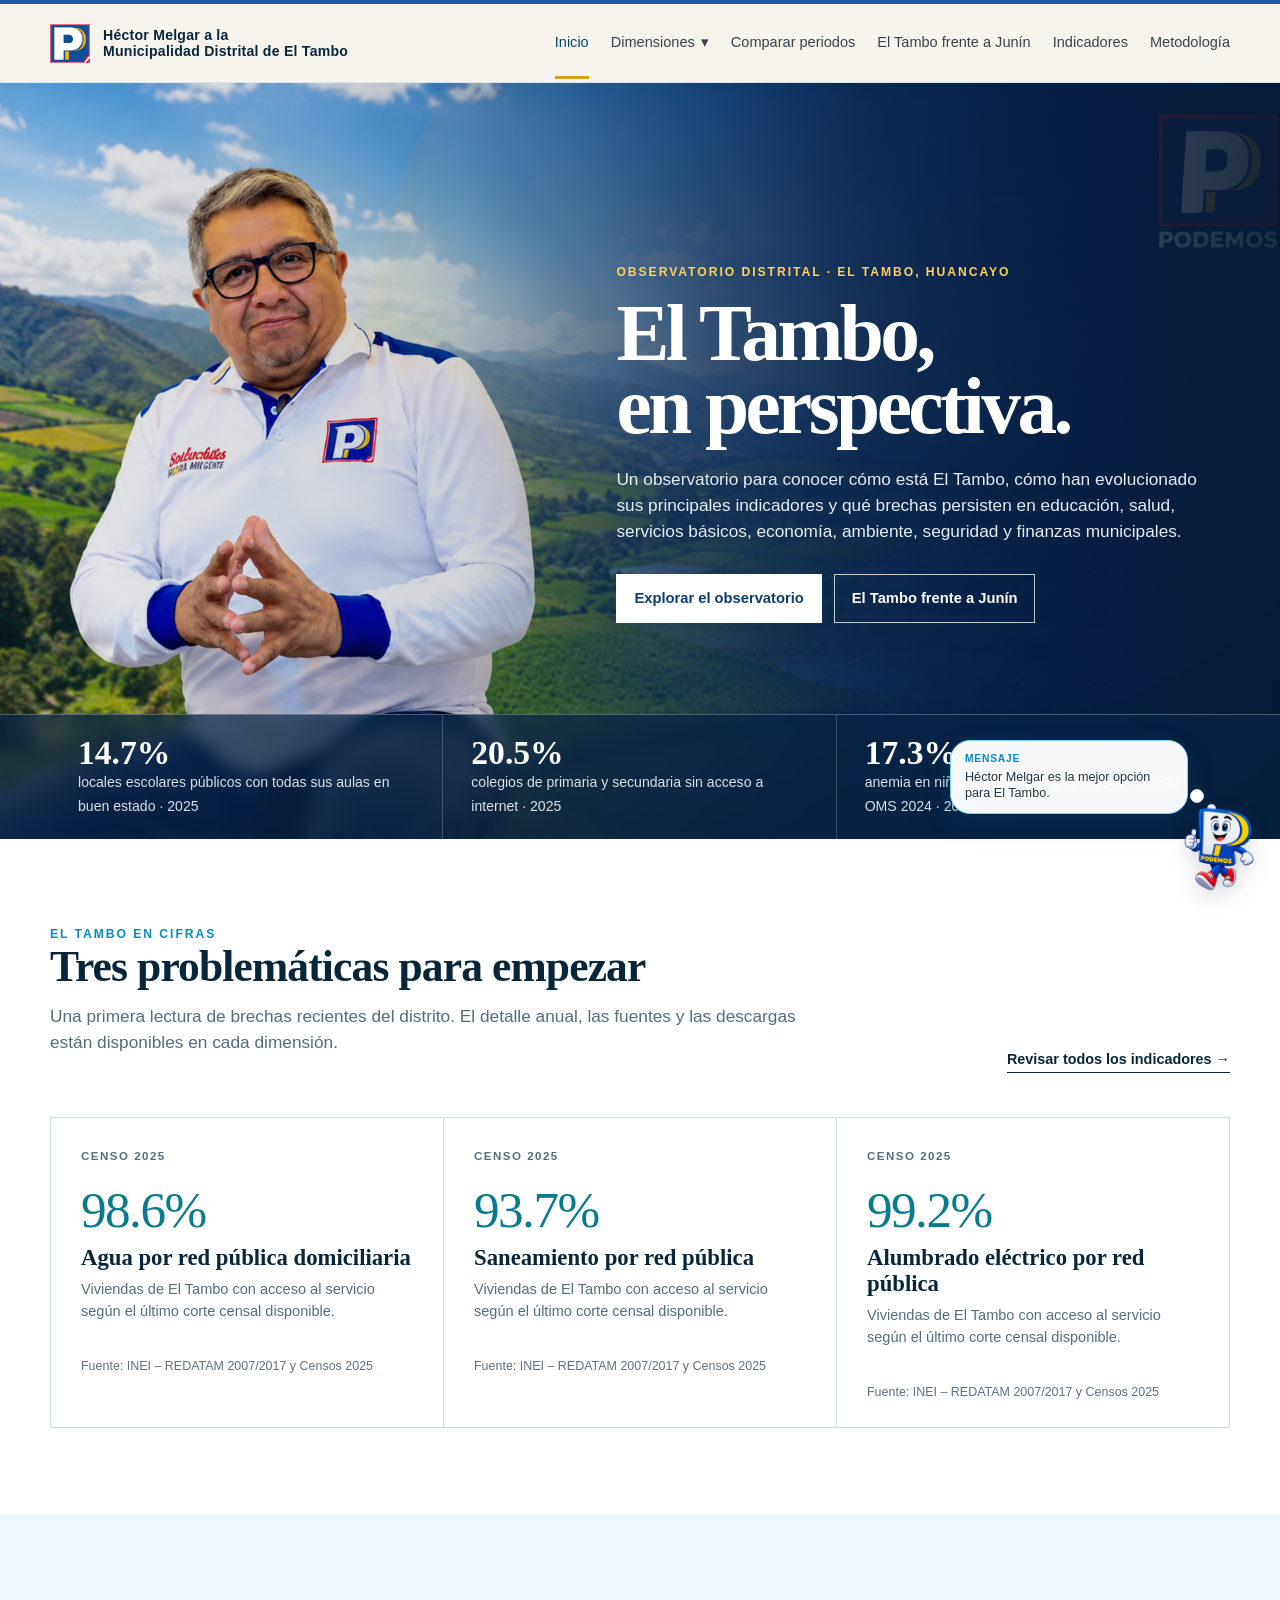
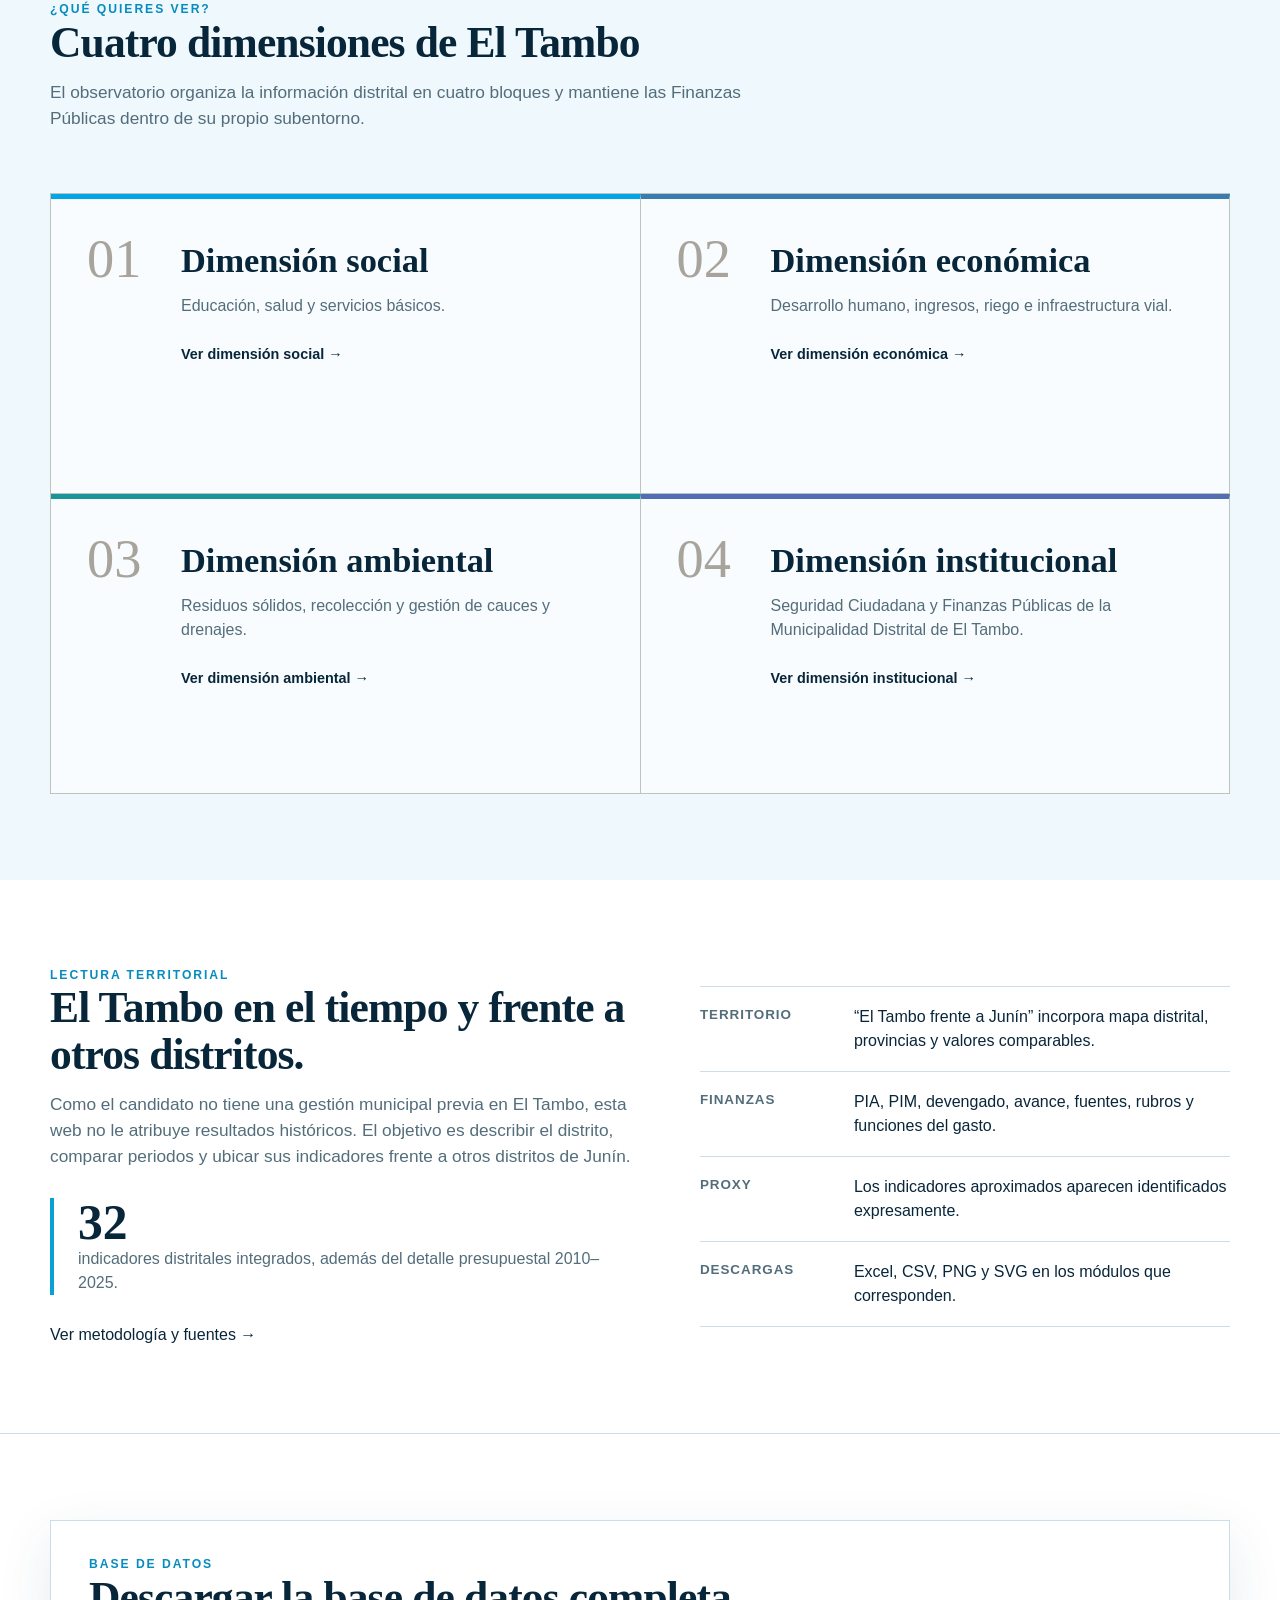
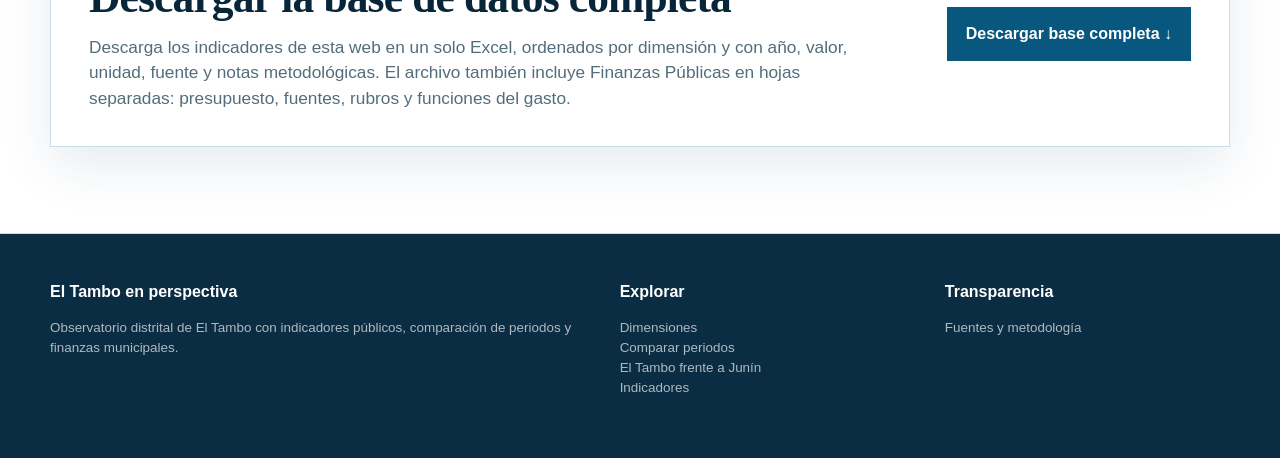
<file: index.html>
<!doctype html><html lang="es"><head><meta charset="utf-8"><meta http-equiv="Cache-Control" content="no-cache, no-store, must-revalidate"><meta http-equiv="Pragma" content="no-cache"><meta http-equiv="Expires" content="0"><meta name="viewport" content="width=device-width,initial-scale=1"><title>El Tambo en perspectiva</title><link rel="stylesheet" href="styles.css?v=20260816-db1"><link rel="icon" href="assets/favicon.ico"><link rel="icon" type="image/png" href="assets/favicon.png"></head><body data-page="inicio"><div data-header></div>
<section class="hero eltambo-hero"><div class="container"><div class="hero-content"><div class="kicker">Observatorio distrital · El Tambo, Huancayo</div><h1 class="hero-title">El Tambo,<br>en perspectiva.</h1><p class="hero-sub">Un observatorio para conocer cómo está El Tambo, cómo han evolucionado sus principales indicadores y qué brechas persisten en educación, salud, servicios básicos, economía, ambiente, seguridad y finanzas municipales.</p><div class="hero-actions"><a class="btn primary" href="#dimensiones">Explorar el observatorio</a><a class="btn" href="junin.html">El Tambo frente a Junín</a></div></div></div><div class="hero-metrics"><div class="container" id="heroMetrics"></div></div></section>
<section class="section white"><div class="container"><div class="section-head"><div><div class="kicker">El Tambo en cifras</div><h2 class="h2">Tres problemáticas para empezar</h2><p class="section-lead">Una primera lectura de brechas recientes del distrito. El detalle anual, las fuentes y las descargas están disponibles en cada dimensión.</p></div><a class="more" href="datos.html">Revisar todos los indicadores →</a></div><div class="results-grid" id="resultsGrid"></div></div></section>
<section class="section" id="dimensiones"><div class="container"><div class="section-head"><div><div class="kicker">¿Qué quieres ver?</div><h2 class="h2">Cuatro dimensiones de El Tambo</h2><p class="section-lead">El observatorio organiza la información distrital en cuatro bloques y mantiene las Finanzas Públicas dentro de su propio subentorno.</p></div></div><div class="dim-grid"><a class="dim-card social" href="social.html"><div class="dim-no">01</div><div><h3>Dimensión social</h3><p>Educación, salud y servicios básicos.</p><span class="arrow">Ver dimensión social →</span></div></a><a class="dim-card economic" href="economia.html"><div class="dim-no">02</div><div><h3>Dimensión económica</h3><p>Desarrollo humano, ingresos, riego e infraestructura vial.</p><span class="arrow">Ver dimensión económica →</span></div></a><a class="dim-card environment" href="ambiental.html"><div class="dim-no">03</div><div><h3>Dimensión ambiental</h3><p>Residuos sólidos, recolección y gestión de cauces y drenajes.</p><span class="arrow">Ver dimensión ambiental →</span></div></a><a class="dim-card institution" href="institucional.html"><div class="dim-no">04</div><div><h3>Dimensión institucional</h3><p>Seguridad Ciudadana y Finanzas Públicas de la Municipalidad Distrital de El Tambo.</p><span class="arrow">Ver dimensión institucional →</span></div></a></div></div></section>
<section class="section white"><div class="container split"><div><div class="kicker">Lectura territorial</div><h2 class="h2">El Tambo en el tiempo y frente a otros distritos.</h2><p class="section-lead">Como el candidato no tiene una gestión municipal previa en El Tambo, esta web no le atribuye resultados históricos. El objetivo es describir el distrito, comparar periodos y ubicar sus indicadores frente a otros distritos de Junín.</p><div class="quote-stat"><strong>32</strong><span>indicadores distritales integrados, además del detalle presupuestal 2010–2025.</span></div><a class="more" href="metodologia.html">Ver metodología y fuentes →</a></div><div class="feature-list"><div class="feature-row"><b>Territorio</b><span>“El Tambo frente a Junín” incorpora mapa distrital, provincias y valores comparables.</span></div><div class="feature-row"><b>Finanzas</b><span>PIA, PIM, devengado, avance, fuentes, rubros y funciones del gasto.</span></div><div class="feature-row"><b>PROXY</b><span>Los indicadores aproximados aparecen identificados expresamente.</span></div><div class="feature-row"><b>Descargas</b><span>Excel, CSV, PNG y SVG en los módulos que corresponden.</span></div></div></div></section>

<section class="section white db-download-section"><div class="container"><div class="db-download-box"><div><div class="kicker">Base de datos</div><h2 class="h2">Descargar la base de datos completa</h2><p class="section-lead">Descarga los indicadores de esta web en un solo Excel, ordenados por dimensión y con año, valor, unidad, fuente y notas metodológicas. El archivo también incluye Finanzas Públicas en hojas separadas: presupuesto, fuentes, rubros y funciones del gasto.</p></div><button class="db-download-btn primary" type="button" data-download-all>Descargar base completa ↓</button></div></div></section>
<div data-footer></div><script src="data.js?v=20260816-eltambo-v3"></script><script src="finance-data.js?v=20260816-db1"></script><script src="vendor/react.min.js"></script><script src="vendor/react-dom.min.js"></script><script src="vendor/jszip.min.js"></script><script src="common.js?v=20260816-smooth-v1"></script><script src="home.js?v=20260816-eltambo-v3"></script><script>window.DB_DOWNLOAD_CONFIG={"site": "El Tambo en perspectiva", "scope": "El Tambo", "level": "distrital"};</script><script src="database-download.js?v=20260816-db1"></script></body></html>
</file>
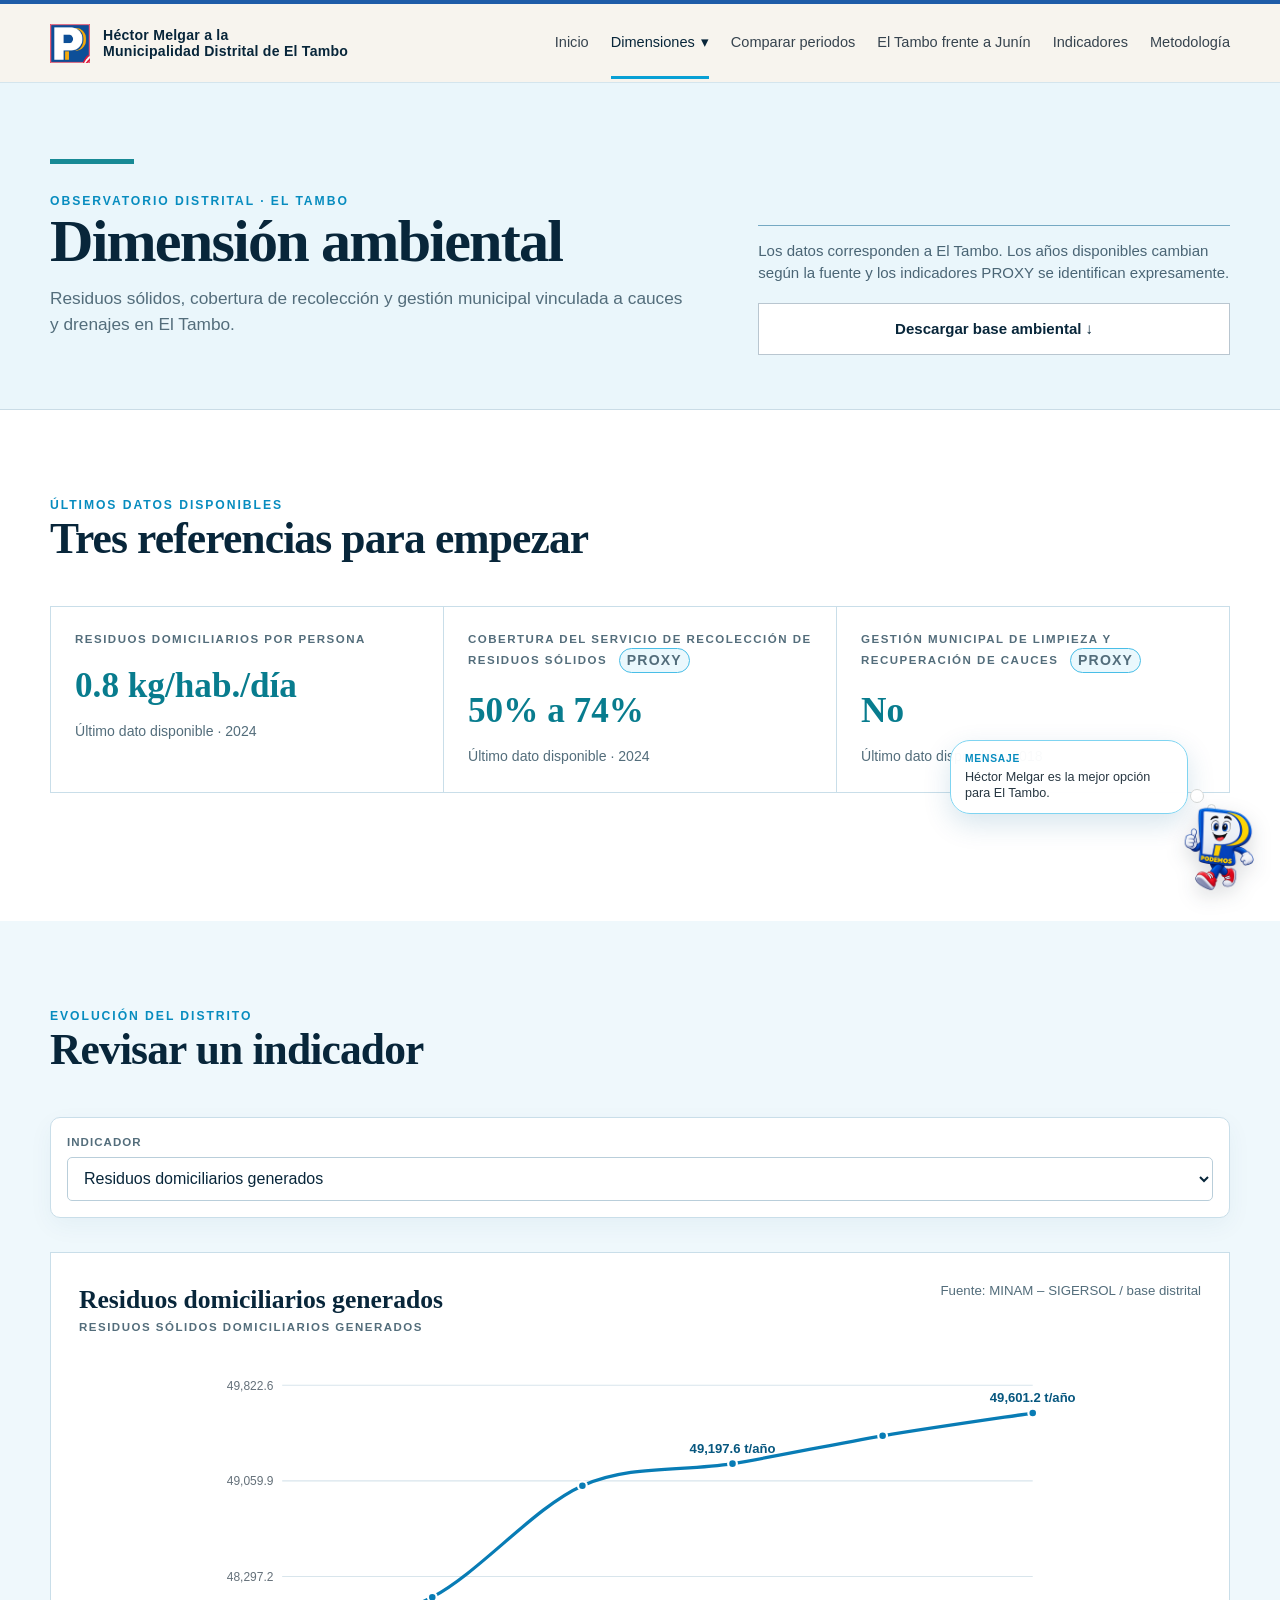
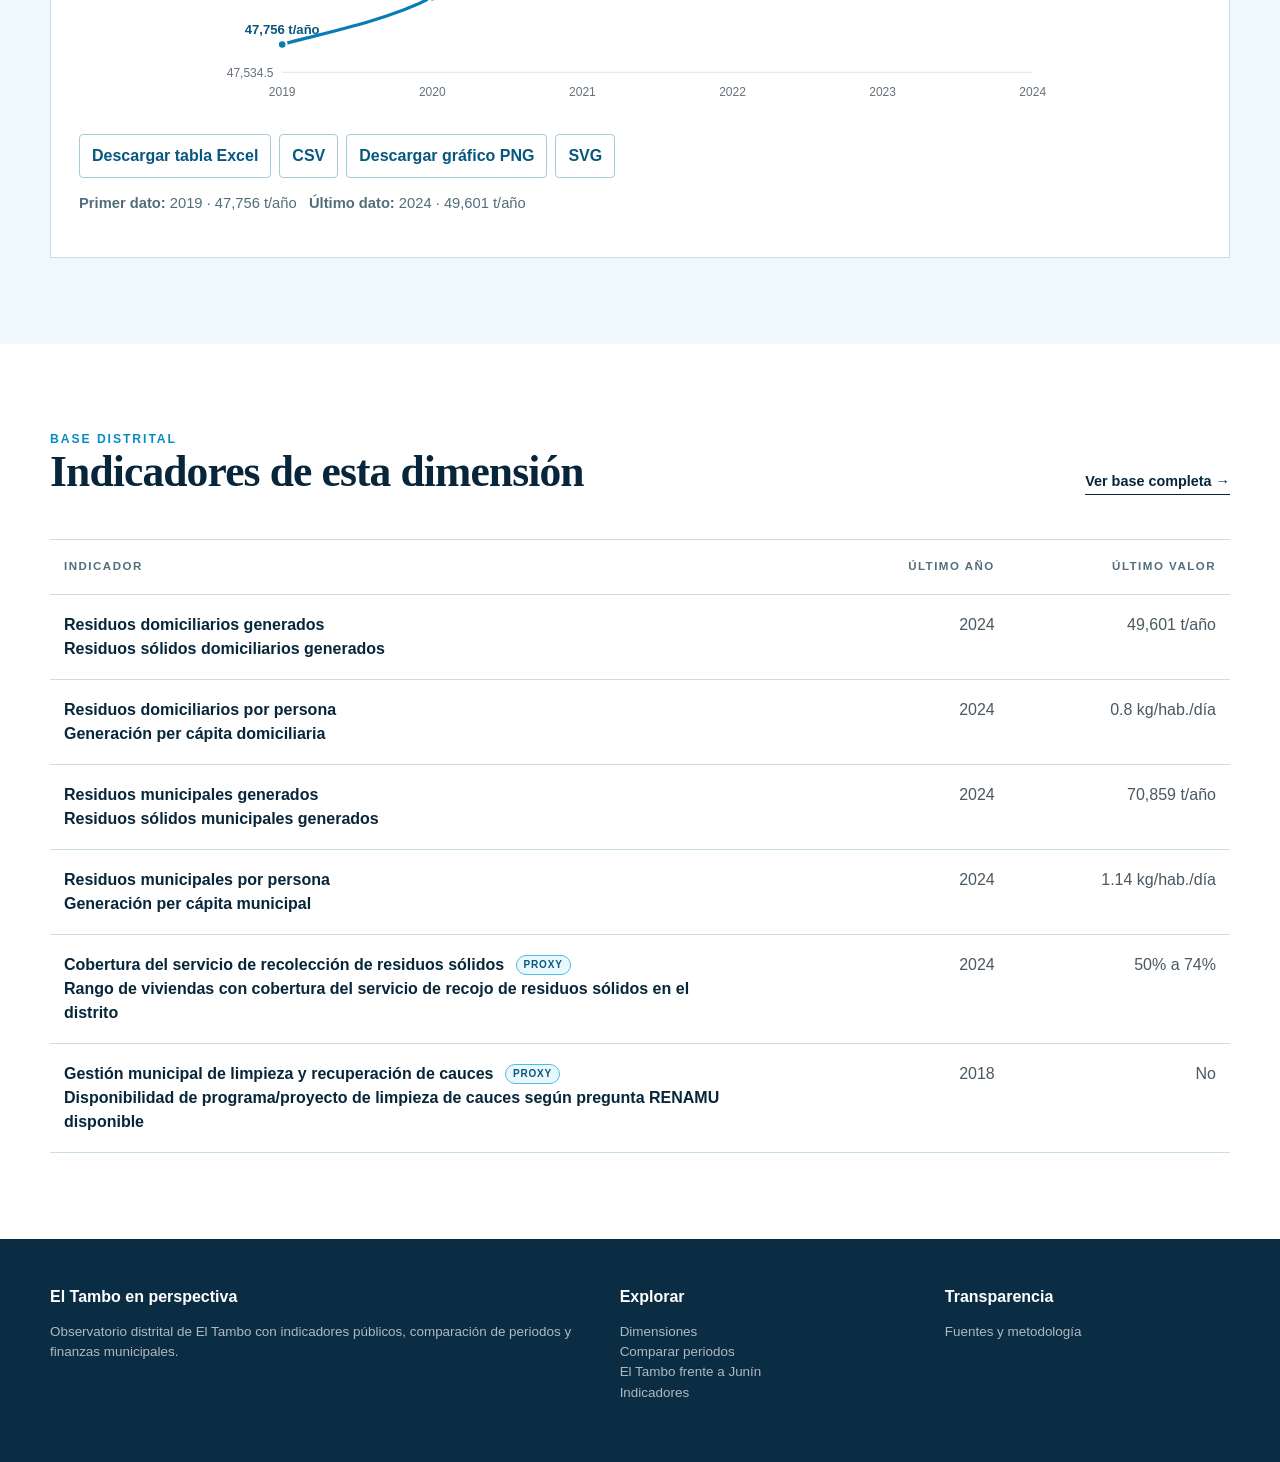
<file: ambiental.html>
<!doctype html><html lang="es"><head><meta charset="utf-8"><meta http-equiv="Cache-Control" content="no-cache, no-store, must-revalidate"><meta http-equiv="Pragma" content="no-cache"><meta http-equiv="Expires" content="0"><meta name="viewport" content="width=device-width,initial-scale=1"><title>Dimensión ambiental | El Tambo en perspectiva</title><link rel="stylesheet" href="styles.css?v=20260816-db1"><link rel="icon" href="assets/favicon.ico"><link rel="icon" type="image/png" href="assets/favicon.png"></head><body data-page="ambiental" data-dimension="ambiental"><div data-header></div>
<section class="page-hero"><div class="container"><div id="dimAccent" style="height:5px;width:84px;margin-bottom:28px"></div><div class="grid"><div><div class="kicker">Observatorio distrital · El Tambo</div><h1 class="h1" id="dimName"></h1><p class="section-lead" id="dimDesc"></p></div><div class="side-note">Los datos corresponden a El Tambo. Los años disponibles cambian según la fuente y los indicadores PROXY se identifican expresamente.<button class="db-download-btn" type="button" data-download-dimension="Ambiental">Descargar base ambiental ↓</button></div></div></div></section>
<section class="section white"><div class="container"><div class="section-head"><div><div class="kicker">Últimos datos disponibles</div><h2 class="h2">Tres referencias para empezar</h2></div></div><div class="dim-summary" id="dimSummary"></div></div></section>
<section class="section"><div class="container"><div class="section-head"><div><div class="kicker">Evolución del distrito</div><h2 class="h2">Revisar un indicador</h2></div></div><div class="toolbar"><div class="field"><label>Indicador</label><select id="indicatorSelect"></select></div></div><div class="chart-shell"><div class="chart-title"><div><h3 id="chartName"></h3><div class="eyebrow" id="chartTech"></div></div><div class="chart-meta" id="chartSource"></div></div><div class="chart" id="chart"></div><p id="chartRead" class="section-lead" style="font-size:.92rem"></p></div></div></section>
<section class="section white"><div class="container"><div class="section-head"><div><div class="kicker">Base distrital</div><h2 class="h2">Indicadores de esta dimensión</h2></div><a class="more" href="datos.html">Ver base completa →</a></div><div class="indicator-index" id="indicatorIndex"></div></div></section>
<div data-footer></div><script src="data.js?v=20260816-eltambo-v3"></script><script src="vendor/react.min.js"></script><script src="vendor/react-dom.min.js"></script><script src="vendor/jszip.min.js"></script><script src="common.js?v=20260816-smooth-v1"></script><script src="dimension.js?v=20260816-eltambo-v3"></script><script>window.DB_DOWNLOAD_CONFIG={"site": "El Tambo en perspectiva", "scope": "El Tambo", "level": "distrital"};</script><script src="database-download.js?v=20260816-db1"></script></body></html>
</file>
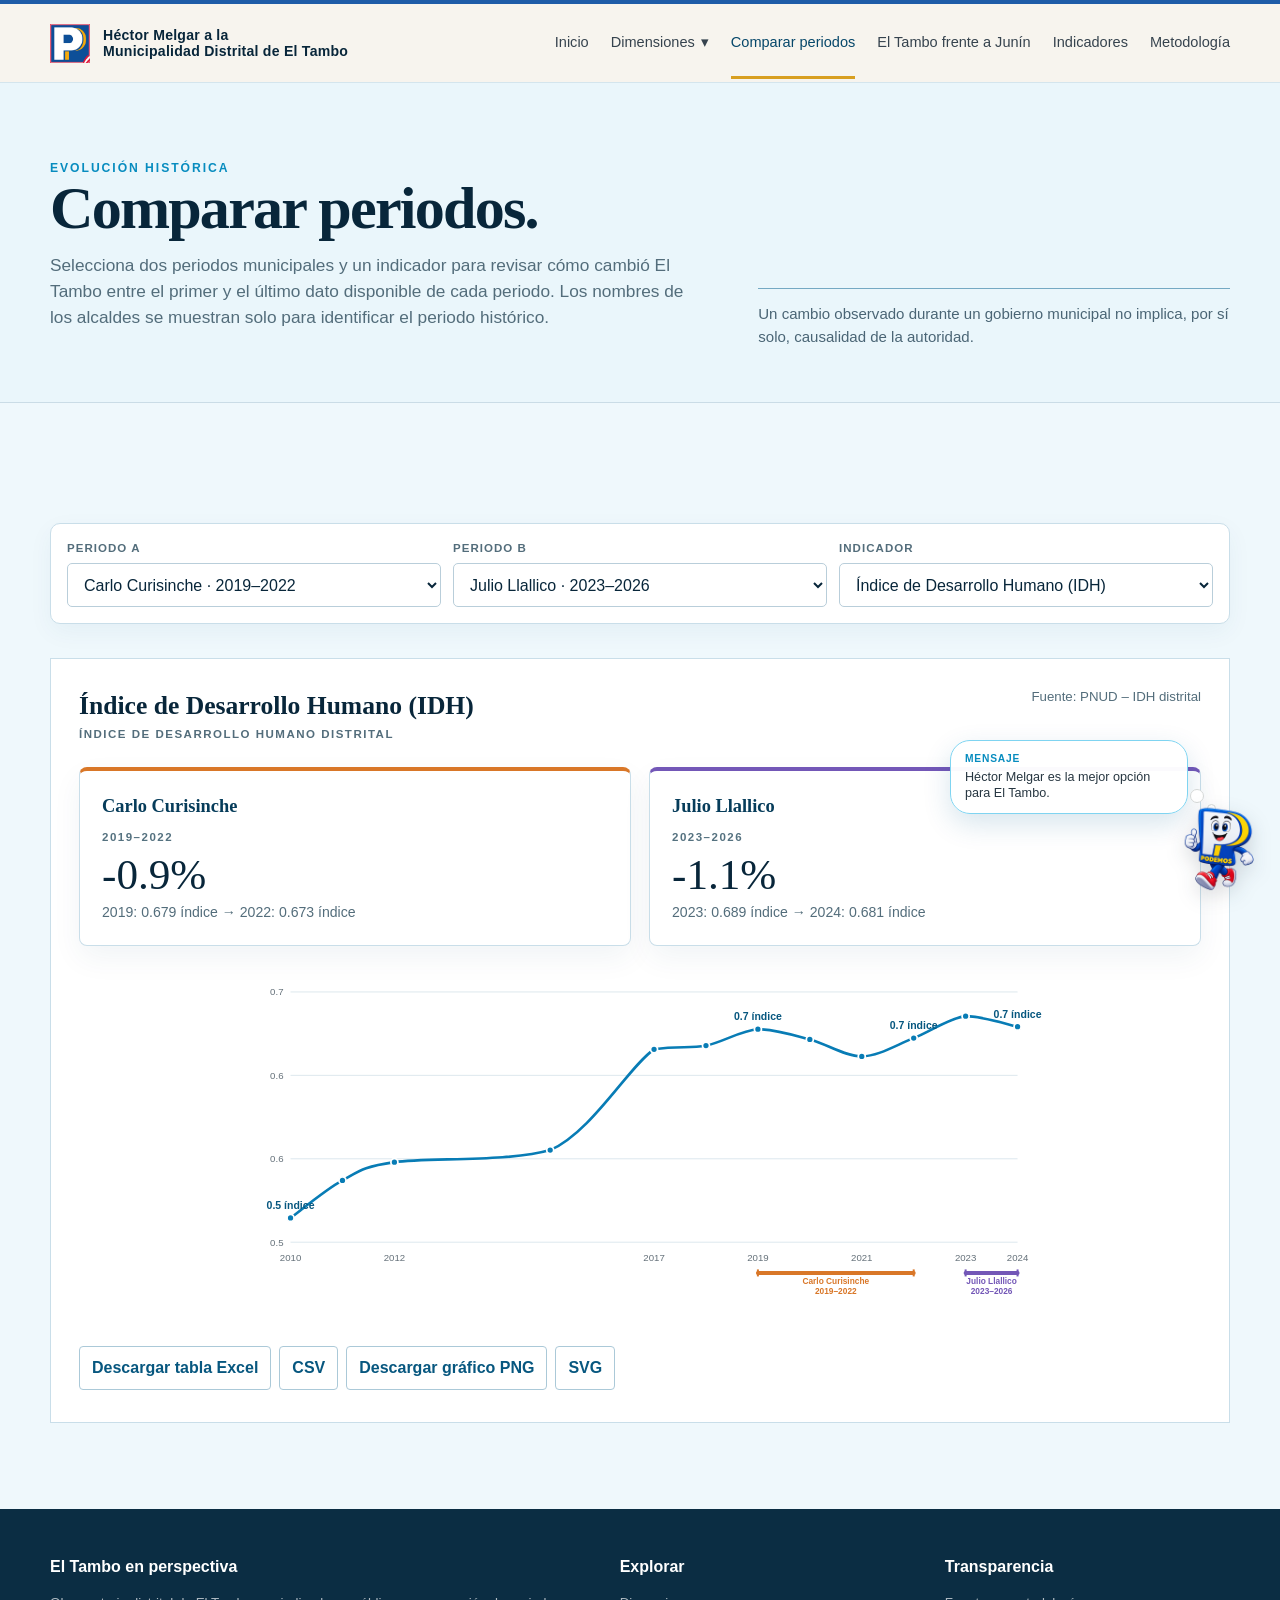
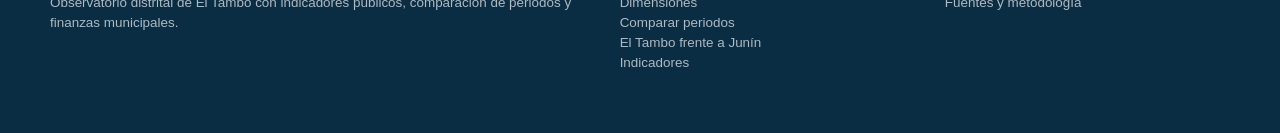
<file: comparar.html>
<!doctype html><html lang="es"><head><meta charset="utf-8"><meta http-equiv="Cache-Control" content="no-cache, no-store, must-revalidate"><meta http-equiv="Pragma" content="no-cache"><meta http-equiv="Expires" content="0"><meta name="viewport" content="width=device-width,initial-scale=1"><title>Comparar periodos | El Tambo en perspectiva</title><link rel="stylesheet" href="styles.css?v=fin-v4"><link rel="icon" href="assets/favicon.ico"></head><body data-page="comparar"><div data-header></div><section class="page-hero"><div class="container"><div class="grid"><div><div class="kicker">Evolución histórica</div><h1 class="h1">Comparar periodos.</h1><p class="section-lead">Selecciona dos periodos municipales y un indicador para revisar cómo cambió El Tambo entre el primer y el último dato disponible de cada periodo. Los nombres de los alcaldes se muestran solo para identificar el periodo histórico.</p></div><div class="side-note">Un cambio observado durante un gobierno municipal no implica, por sí solo, causalidad de la autoridad.</div></div></div></section><section class="section"><div class="container"><div class="toolbar"><div class="field"><label>Periodo A</label><select id="gestionA"></select></div><div class="field"><label>Periodo B</label><select id="gestionB"></select></div><div class="field"><label>Indicador</label><select id="indicatorSelect"></select></div></div><div class="chart-shell"><div class="chart-title"><div><h3 id="compareTitle"></h3><div class="eyebrow" id="compareTech"></div></div><div class="chart-meta" id="source"></div></div><div class="compare-kpis" id="compareKpis"></div><div class="chart" id="chart"></div></div></div></section><div data-footer></div><script src="data.js?v=20260816-eltambo-v3"></script><script src="vendor/react.min.js"></script><script src="vendor/react-dom.min.js"></script><script src="vendor/jszip.min.js"></script><script src="common.js?v=20260816-smooth-v1"></script><script src="comparar.js?v=20260816-eltambo-v3"></script></body></html>
</file>
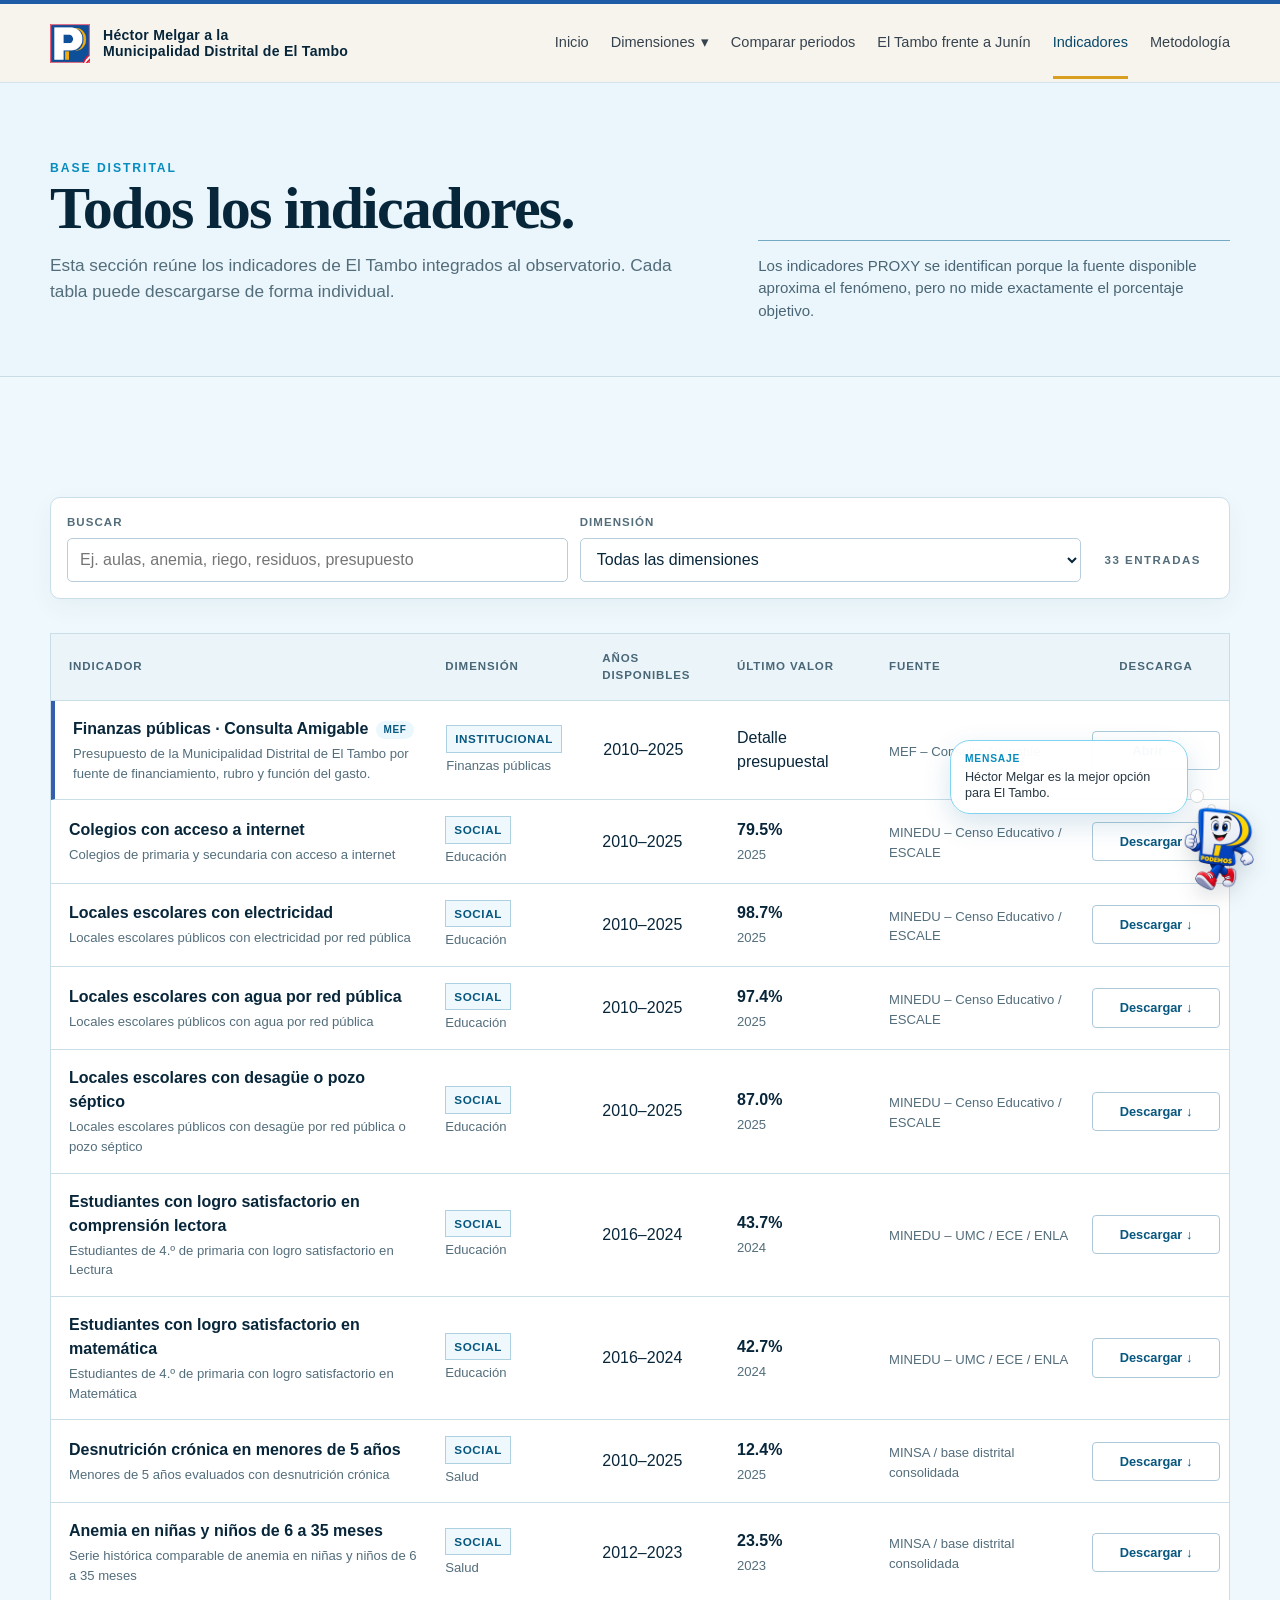
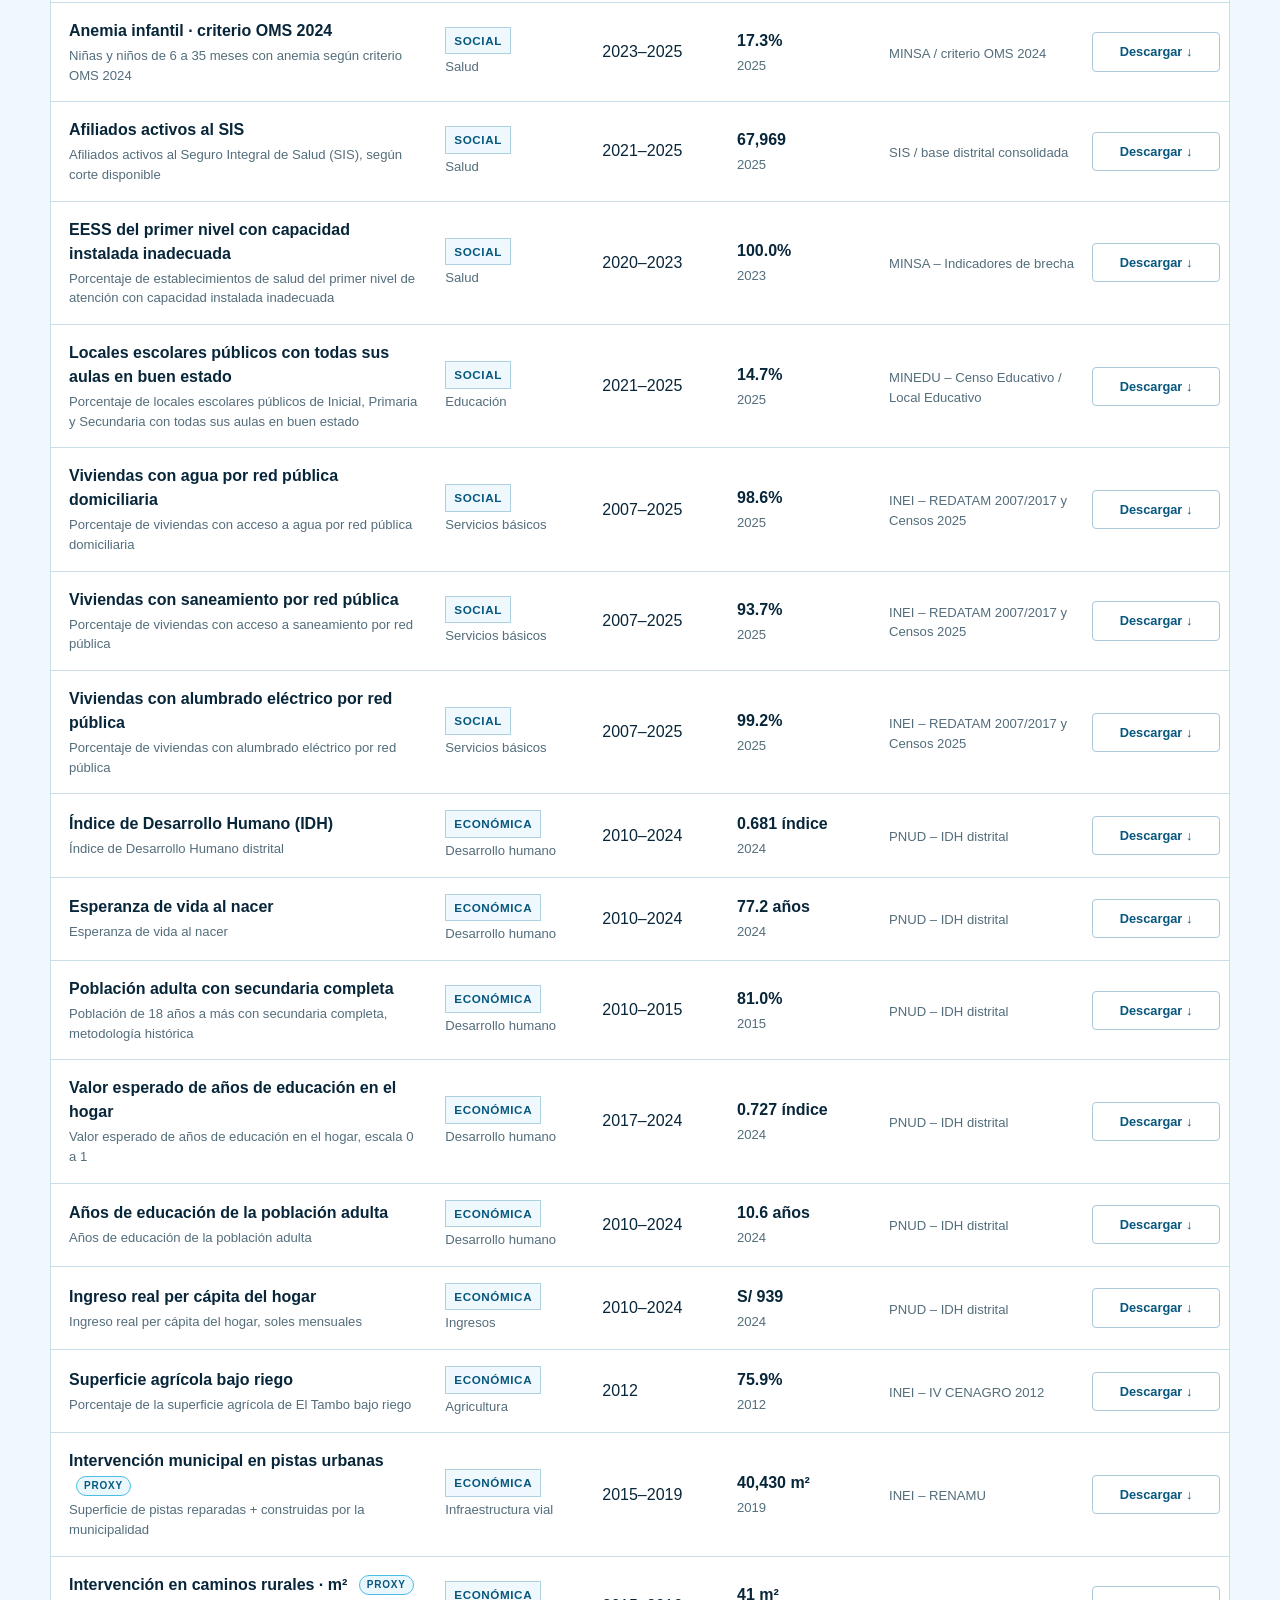
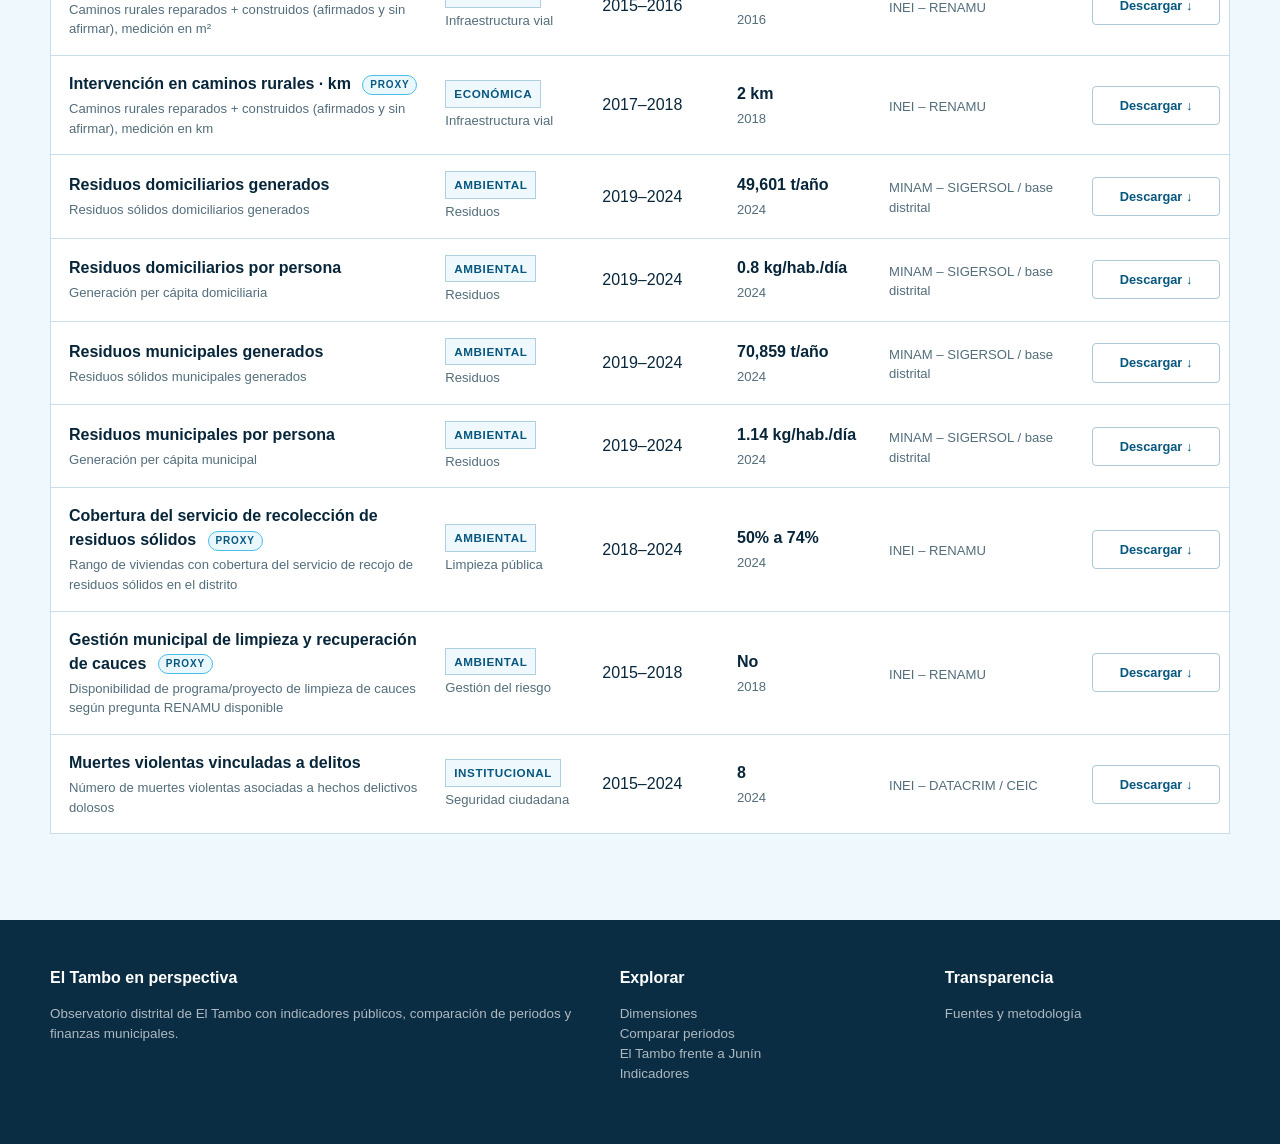
<file: datos.html>
<!doctype html><html lang="es"><head><meta charset="utf-8"><meta http-equiv="Cache-Control" content="no-cache, no-store, must-revalidate"><meta http-equiv="Pragma" content="no-cache"><meta http-equiv="Expires" content="0"><meta name="viewport" content="width=device-width,initial-scale=1"><title>Indicadores | El Tambo en perspectiva</title><link rel="stylesheet" href="styles.css?v=fin-v4"><link rel="icon" href="assets/favicon.ico"></head><body data-page="datos"><div data-header></div><section class="page-hero"><div class="container"><div class="grid"><div><div class="kicker">Base distrital</div><h1 class="h1">Todos los indicadores.</h1><p class="section-lead">Esta sección reúne los indicadores de El Tambo integrados al observatorio. Cada tabla puede descargarse de forma individual.</p></div><div class="side-note">Los indicadores PROXY se identifican porque la fuente disponible aproxima el fenómeno, pero no mide exactamente el porcentaje objetivo.</div></div></div></section><section class="section"><div class="container"><div class="toolbar"><div class="field"><label>Buscar</label><input id="search" placeholder="Ej. aulas, anemia, riego, residuos, presupuesto"></div><div class="field"><label>Dimensión</label><select id="dimensionSelect"></select></div><div class="eyebrow" id="count" style="padding:12px"></div></div><div class="data-list" id="dataList"></div></div></section><div data-footer></div><script src="data.js?v=20260816-eltambo-v3"></script><script src="vendor/react.min.js"></script><script src="vendor/react-dom.min.js"></script><script src="vendor/jszip.min.js"></script><script src="common.js?v=20260816-smooth-v1"></script><script src="datos.js?v=20260816-eltambo-v3"></script></body></html>
</file>
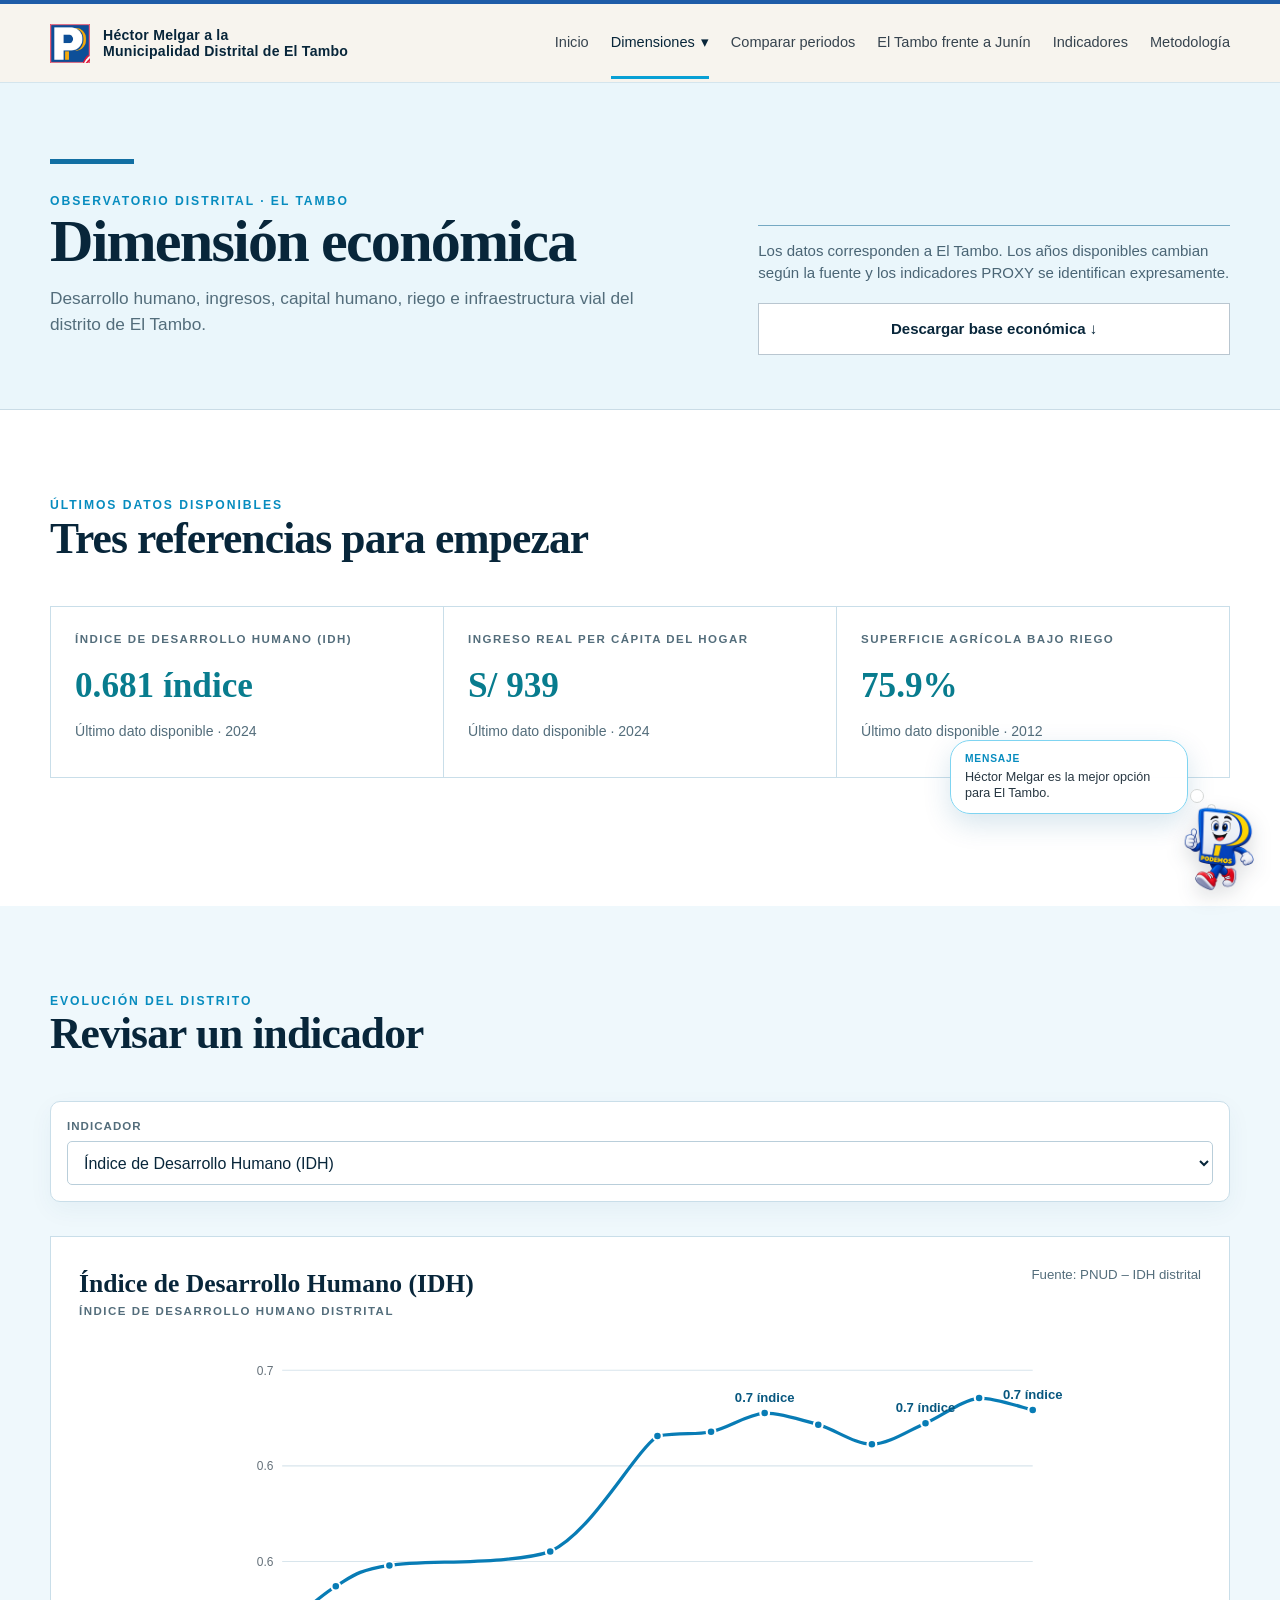
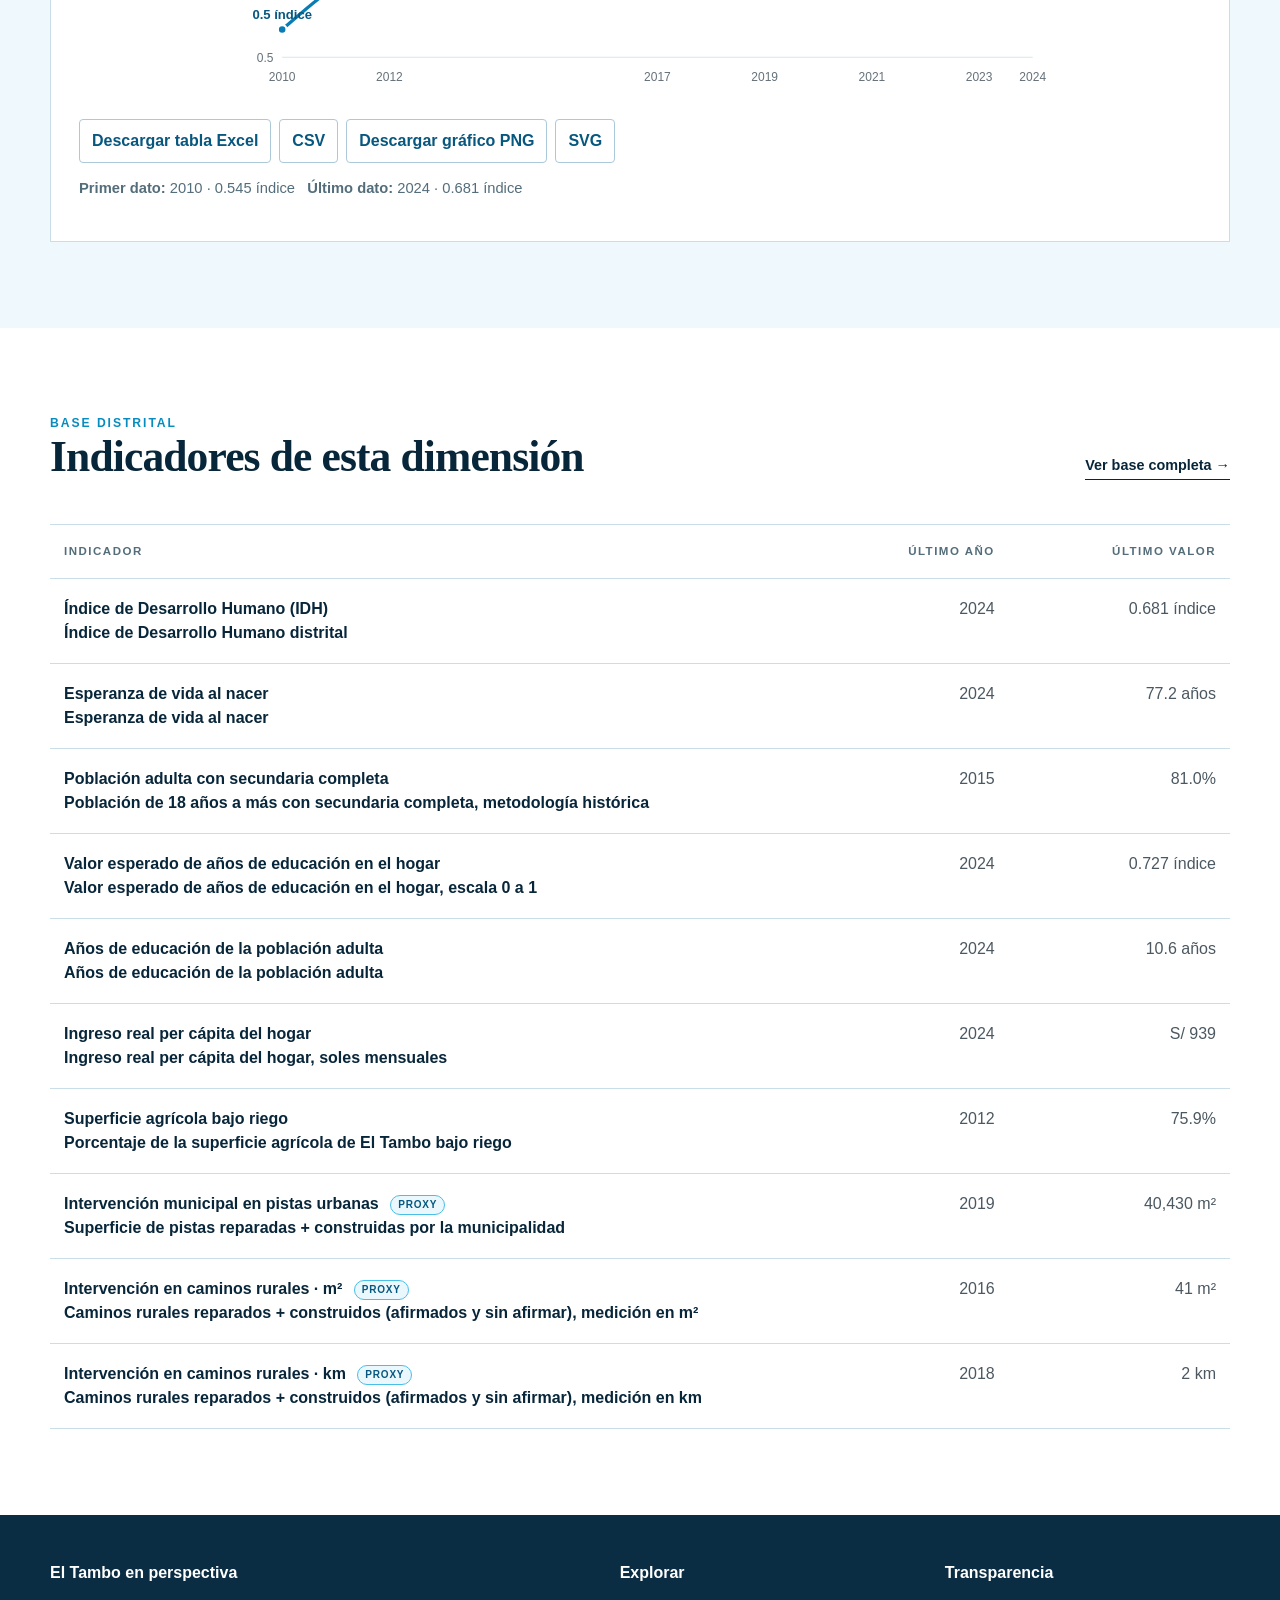
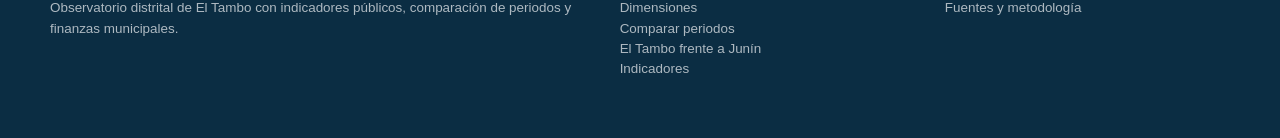
<file: economia.html>
<!doctype html><html lang="es"><head><meta charset="utf-8"><meta http-equiv="Cache-Control" content="no-cache, no-store, must-revalidate"><meta http-equiv="Pragma" content="no-cache"><meta http-equiv="Expires" content="0"><meta name="viewport" content="width=device-width,initial-scale=1"><title>Dimensión económica | El Tambo en perspectiva</title><link rel="stylesheet" href="styles.css?v=20260816-db1"><link rel="icon" href="assets/favicon.ico"><link rel="icon" type="image/png" href="assets/favicon.png"></head><body data-page="economica" data-dimension="economica"><div data-header></div>
<section class="page-hero"><div class="container"><div id="dimAccent" style="height:5px;width:84px;margin-bottom:28px"></div><div class="grid"><div><div class="kicker">Observatorio distrital · El Tambo</div><h1 class="h1" id="dimName"></h1><p class="section-lead" id="dimDesc"></p></div><div class="side-note">Los datos corresponden a El Tambo. Los años disponibles cambian según la fuente y los indicadores PROXY se identifican expresamente.<button class="db-download-btn" type="button" data-download-dimension="Económica">Descargar base económica ↓</button></div></div></div></section>
<section class="section white"><div class="container"><div class="section-head"><div><div class="kicker">Últimos datos disponibles</div><h2 class="h2">Tres referencias para empezar</h2></div></div><div class="dim-summary" id="dimSummary"></div></div></section>
<section class="section"><div class="container"><div class="section-head"><div><div class="kicker">Evolución del distrito</div><h2 class="h2">Revisar un indicador</h2></div></div><div class="toolbar"><div class="field"><label>Indicador</label><select id="indicatorSelect"></select></div></div><div class="chart-shell"><div class="chart-title"><div><h3 id="chartName"></h3><div class="eyebrow" id="chartTech"></div></div><div class="chart-meta" id="chartSource"></div></div><div class="chart" id="chart"></div><p id="chartRead" class="section-lead" style="font-size:.92rem"></p></div></div></section>
<section class="section white"><div class="container"><div class="section-head"><div><div class="kicker">Base distrital</div><h2 class="h2">Indicadores de esta dimensión</h2></div><a class="more" href="datos.html">Ver base completa →</a></div><div class="indicator-index" id="indicatorIndex"></div></div></section>
<div data-footer></div><script src="data.js?v=20260816-eltambo-v3"></script><script src="vendor/react.min.js"></script><script src="vendor/react-dom.min.js"></script><script src="vendor/jszip.min.js"></script><script src="common.js?v=20260816-smooth-v1"></script><script src="dimension.js?v=20260816-eltambo-v3"></script><script>window.DB_DOWNLOAD_CONFIG={"site": "El Tambo en perspectiva", "scope": "El Tambo", "level": "distrital"};</script><script src="database-download.js?v=20260816-db1"></script></body></html>
</file>
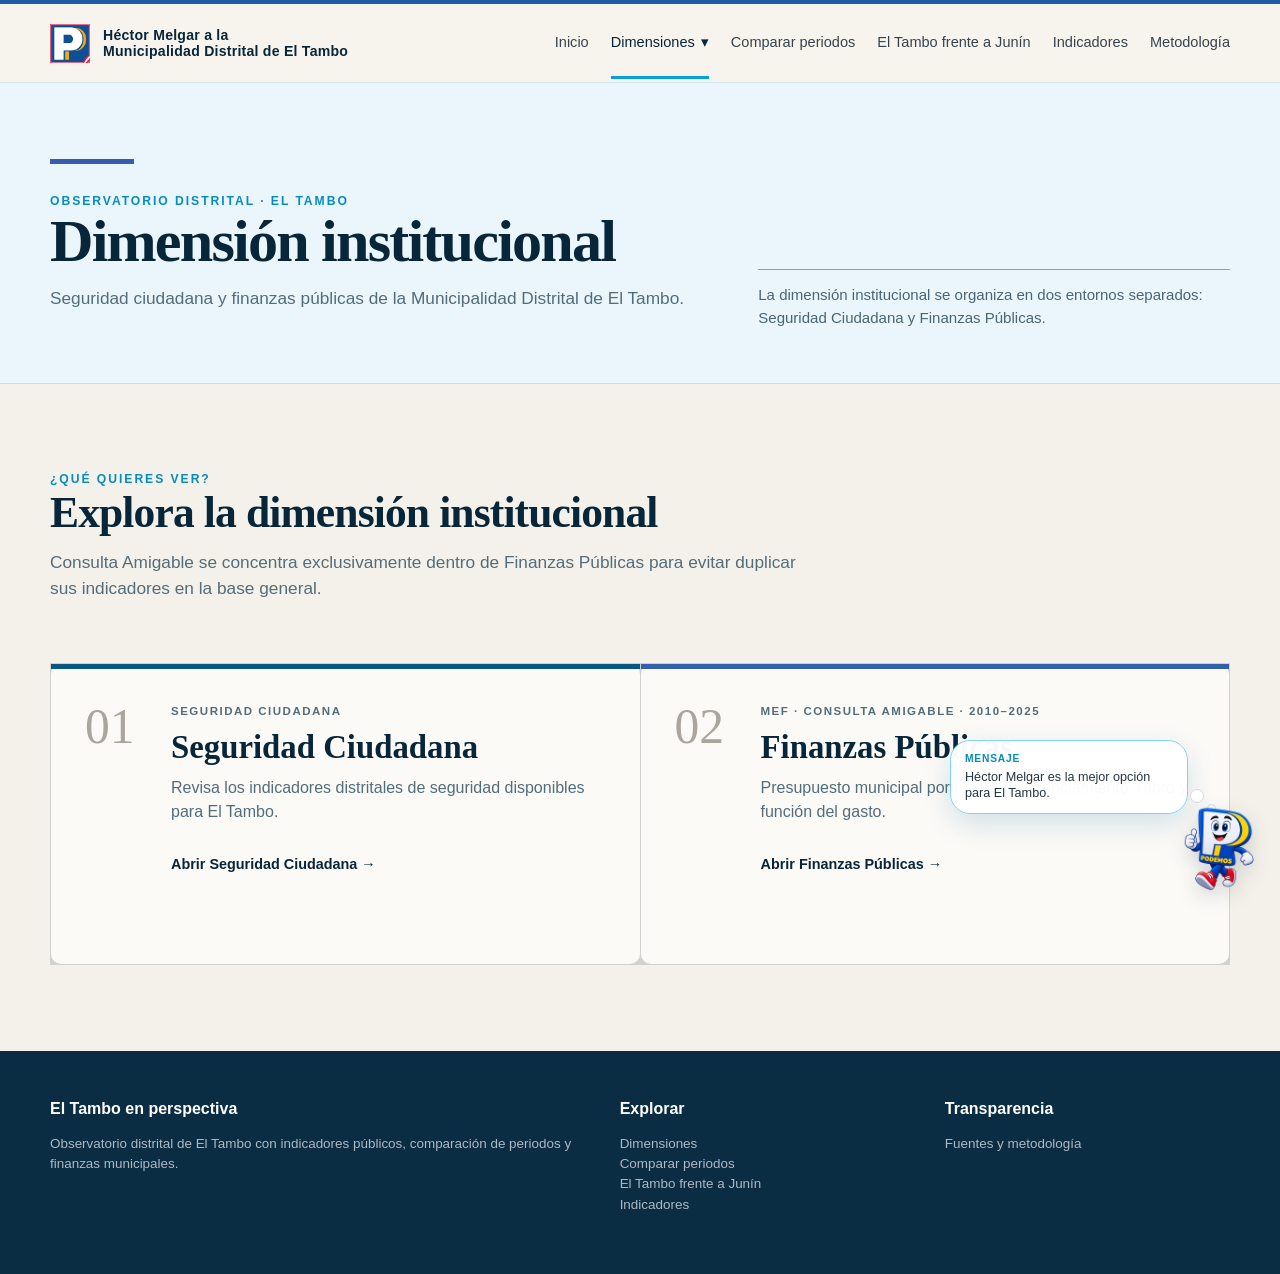
<file: institucional.html>
<!doctype html><html lang="es"><head><meta charset="utf-8"><meta http-equiv="Cache-Control" content="no-cache, no-store, must-revalidate"><meta http-equiv="Pragma" content="no-cache"><meta http-equiv="Expires" content="0"><meta name="viewport" content="width=device-width,initial-scale=1"><title>Dimensión institucional | El Tambo en perspectiva</title><link rel="stylesheet" href="styles.css?v=fin-v4"><link rel="icon" href="assets/favicon.ico"><link rel="icon" type="image/png" href="assets/favicon.png"></head><body data-page="institucional" data-dimension="institucional"><div data-header></div><section class="page-hero"><div class="container"><div id="dimAccent" style="height:5px;width:84px;margin-bottom:28px"></div><div class="grid"><div><div class="kicker">Observatorio distrital · El Tambo</div><h1 class="h1" id="dimName"></h1><p class="section-lead" id="dimDesc"></p></div><div class="side-note">La dimensión institucional se organiza en dos entornos separados: Seguridad Ciudadana y Finanzas Públicas.</div></div></div></section><section class="section institution-choice-section" id="queQuieresVer"><div class="container"><div class="section-head"><div><div class="kicker">¿Qué quieres ver?</div><h2 class="h2">Explora la dimensión institucional</h2><p class="section-lead">Consulta Amigable se concentra exclusivamente dentro de Finanzas Públicas para evitar duplicar sus indicadores en la base general.</p></div></div><div class="institution-choice-grid"><button class="institution-choice-card security" type="button" data-inst-target="seguridad" aria-controls="seguridadCiudadana" aria-expanded="false"><span class="institution-choice-no">01</span><div><span class="eyebrow">Seguridad ciudadana</span><h3>Seguridad Ciudadana</h3><p>Revisa los indicadores distritales de seguridad disponibles para El Tambo.</p><span class="institution-choice-action">Abrir Seguridad Ciudadana →</span></div></button><button class="institution-choice-card finance" type="button" data-inst-target="finanzas" aria-controls="finanzasPublicas" aria-expanded="false"><span class="institution-choice-no">02</span><div><span class="eyebrow">MEF · Consulta Amigable · 2010–2025</span><h3>Finanzas Públicas</h3><p>Presupuesto municipal por fuente de financiamiento, rubro y función del gasto.</p><span class="institution-choice-action">Abrir Finanzas Públicas →</span></div></button></div></div></section><section class="section white institution-environment" id="seguridadCiudadana" data-inst-panel="seguridad" hidden><div class="container"><div class="environment-heading"><div><div class="kicker">Seguridad ciudadana</div><h2 class="h2">Evolución del indicador distrital</h2><p class="section-lead">Pasa el cursor sobre cada año para ver el valor registrado en El Tambo.</p></div><button class="environment-back" type="button" data-back-to-choice>← Elegir otro bloque</button></div><div class="security-summary" id="dimSummary"></div><div class="toolbar"><div class="field"><label>Indicador</label><select id="indicatorSelect"></select></div></div><div class="chart-shell"><div class="chart-title"><div><h3 id="chartName"></h3><div class="eyebrow" id="chartTech"></div></div><div class="chart-meta" id="chartSource"></div></div><div class="chart" id="chart"></div><p id="chartRead" class="section-lead" style="font-size:.92rem"></p></div><div class="section-head institution-index-head"><div><div class="kicker">Base distrital</div><h3 class="institution-subtitle">Indicadores de Seguridad Ciudadana</h3></div><a class="more" href="datos.html?dimension=Institucional">Ver base completa →</a></div><div class="indicator-index" id="indicatorIndex"></div></div></section><section class="section institution-environment" id="finanzasPublicas" data-inst-panel="finanzas" hidden><div class="finance-container"><div class="environment-heading"><div><div class="kicker">MEF · Consulta Amigable · Municipalidad Distrital de El Tambo</div><h2 class="h2">Finanzas Públicas</h2><p class="section-lead">Revisa presupuesto general, origen de los recursos y destino del gasto. Cada selección muestra PIA, PIM, devengado, avance y participación dentro del gasto cuando corresponde.</p></div><button class="environment-back" type="button" data-back-to-choice>← Elegir otro bloque</button></div><div id="financeReactRoot"></div></div></section><div data-footer></div><script src="data.js?v=20260816-eltambo-v3"></script><script src="finance-data.js?v=20260816-eltambo-v3"></script><script src="vendor/react.min.js"></script><script src="vendor/react-dom.min.js"></script><script src="vendor/jszip.min.js"></script><script src="common.js?v=20260816-smooth-v1"></script><script src="dimension.js?v=20260816-eltambo-v3"></script><script src="finance-react.js?v=20260816-smooth-v1"></script></body></html>
</file>
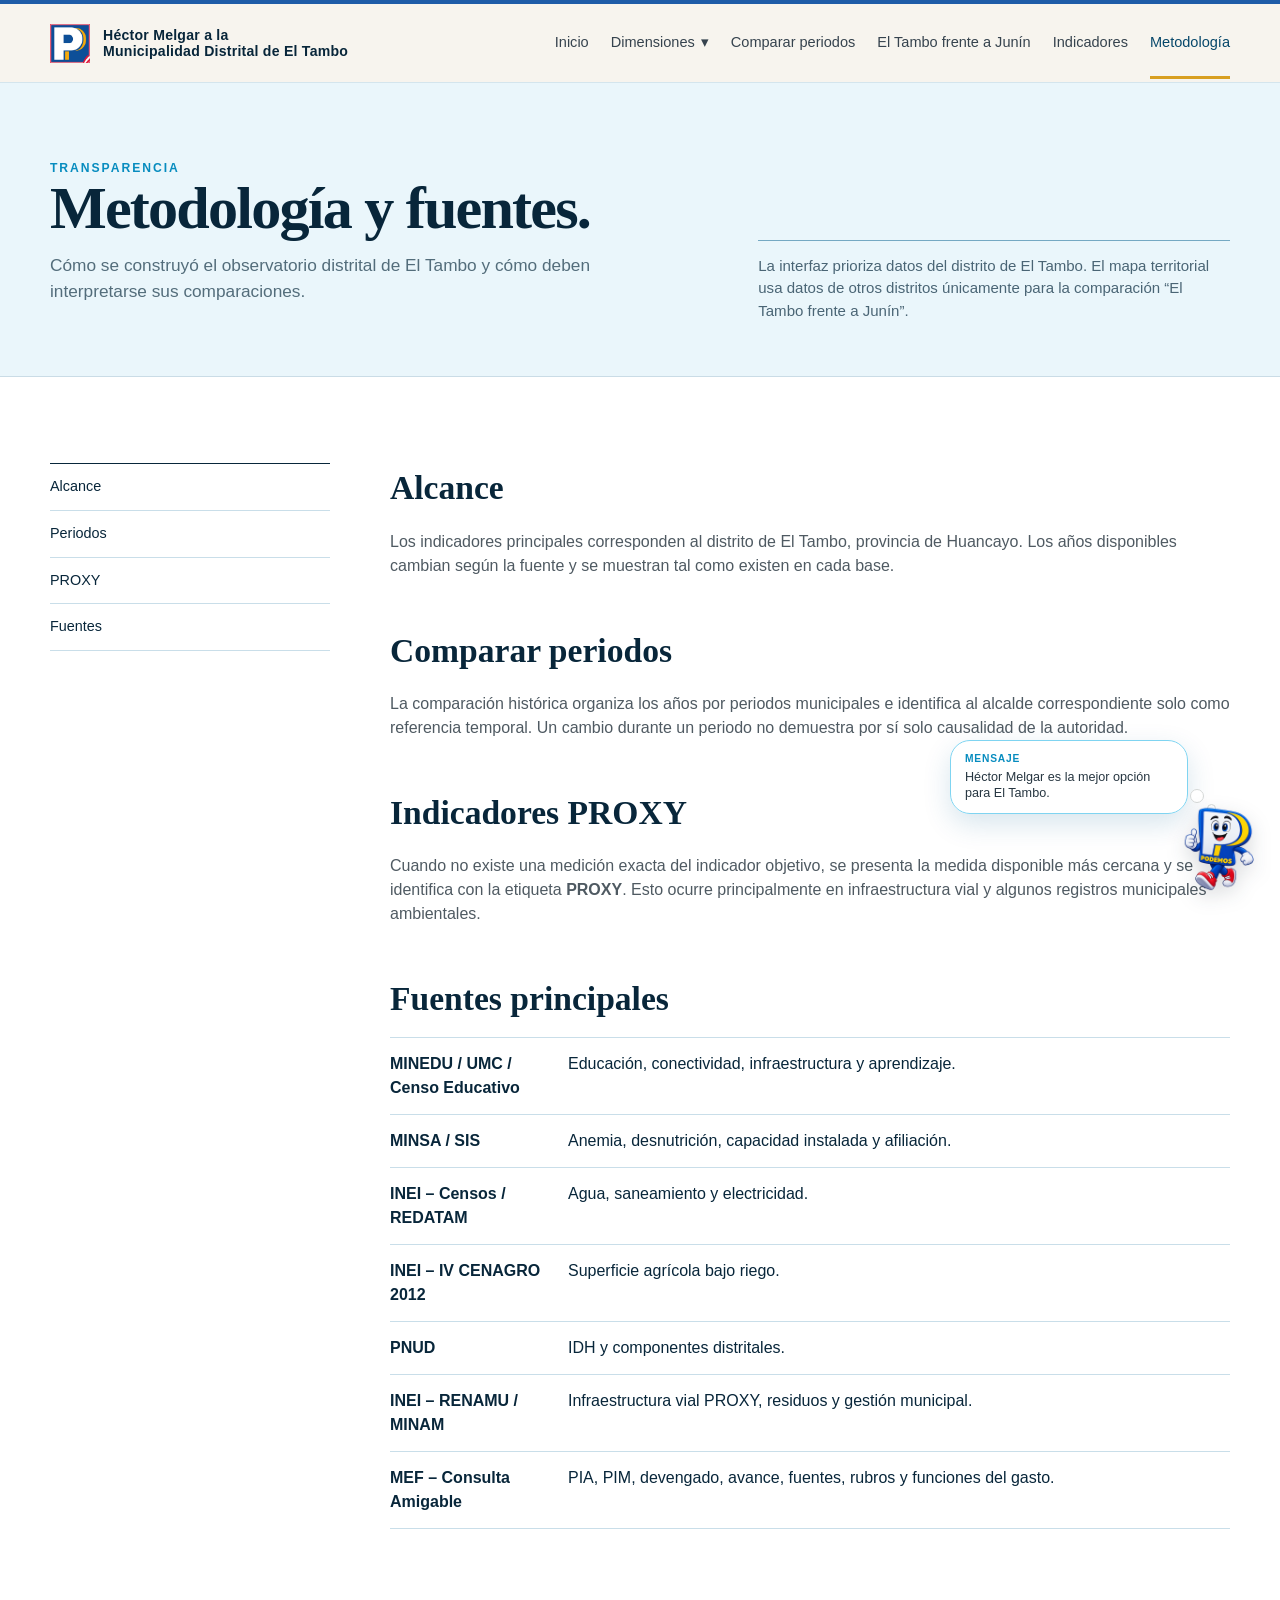
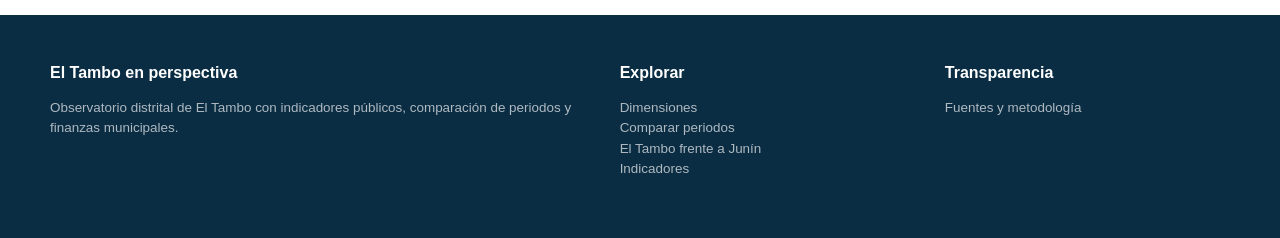
<file: metodologia.html>
<!doctype html><html lang="es"><head><meta charset="utf-8"><meta http-equiv="Cache-Control" content="no-cache, no-store, must-revalidate"><meta http-equiv="Pragma" content="no-cache"><meta http-equiv="Expires" content="0"><meta name="viewport" content="width=device-width,initial-scale=1"><title>Metodología | El Tambo en perspectiva</title><link rel="stylesheet" href="styles.css?v=fin-v4"><link rel="icon" href="assets/favicon.ico"></head><body data-page="metodo"><div data-header></div><section class="page-hero"><div class="container"><div class="grid"><div><div class="kicker">Transparencia</div><h1 class="h1">Metodología y fuentes.</h1><p class="section-lead">Cómo se construyó el observatorio distrital de El Tambo y cómo deben interpretarse sus comparaciones.</p></div><div class="side-note">La interfaz prioriza datos del distrito de El Tambo. El mapa territorial usa datos de otros distritos únicamente para la comparación “El Tambo frente a Junín”.</div></div></div></section><section class="section white"><div class="container method-grid"><nav class="method-nav"><a href="#alcance">Alcance</a><a href="#periodos">Periodos</a><a href="#proxy">PROXY</a><a href="#fuentes">Fuentes</a></nav><div class="method-body"><h2 id="alcance">Alcance</h2><p>Los indicadores principales corresponden al distrito de El Tambo, provincia de Huancayo. Los años disponibles cambian según la fuente y se muestran tal como existen en cada base.</p><h2 id="periodos">Comparar periodos</h2><p>La comparación histórica organiza los años por periodos municipales e identifica al alcalde correspondiente solo como referencia temporal. Un cambio durante un periodo no demuestra por sí solo causalidad de la autoridad.</p><h2 id="proxy">Indicadores PROXY</h2><p>Cuando no existe una medición exacta del indicador objetivo, se presenta la medida disponible más cercana y se identifica con la etiqueta <b>PROXY</b>. Esto ocurre principalmente en infraestructura vial y algunos registros municipales ambientales.</p><h2 id="fuentes">Fuentes principales</h2><div class="source-table"><div class="source-row"><b>MINEDU / UMC / Censo Educativo</b><span>Educación, conectividad, infraestructura y aprendizaje.</span></div><div class="source-row"><b>MINSA / SIS</b><span>Anemia, desnutrición, capacidad instalada y afiliación.</span></div><div class="source-row"><b>INEI – Censos / REDATAM</b><span>Agua, saneamiento y electricidad.</span></div><div class="source-row"><b>INEI – IV CENAGRO 2012</b><span>Superficie agrícola bajo riego.</span></div><div class="source-row"><b>PNUD</b><span>IDH y componentes distritales.</span></div><div class="source-row"><b>INEI – RENAMU / MINAM</b><span>Infraestructura vial PROXY, residuos y gestión municipal.</span></div><div class="source-row"><b>MEF – Consulta Amigable</b><span>PIA, PIM, devengado, avance, fuentes, rubros y funciones del gasto.</span></div></div></div></div></section><div data-footer></div><script src="data.js?v=20260816-eltambo-v3"></script><script src="common.js?v=20260816-smooth-v1"></script></body></html>
</file>
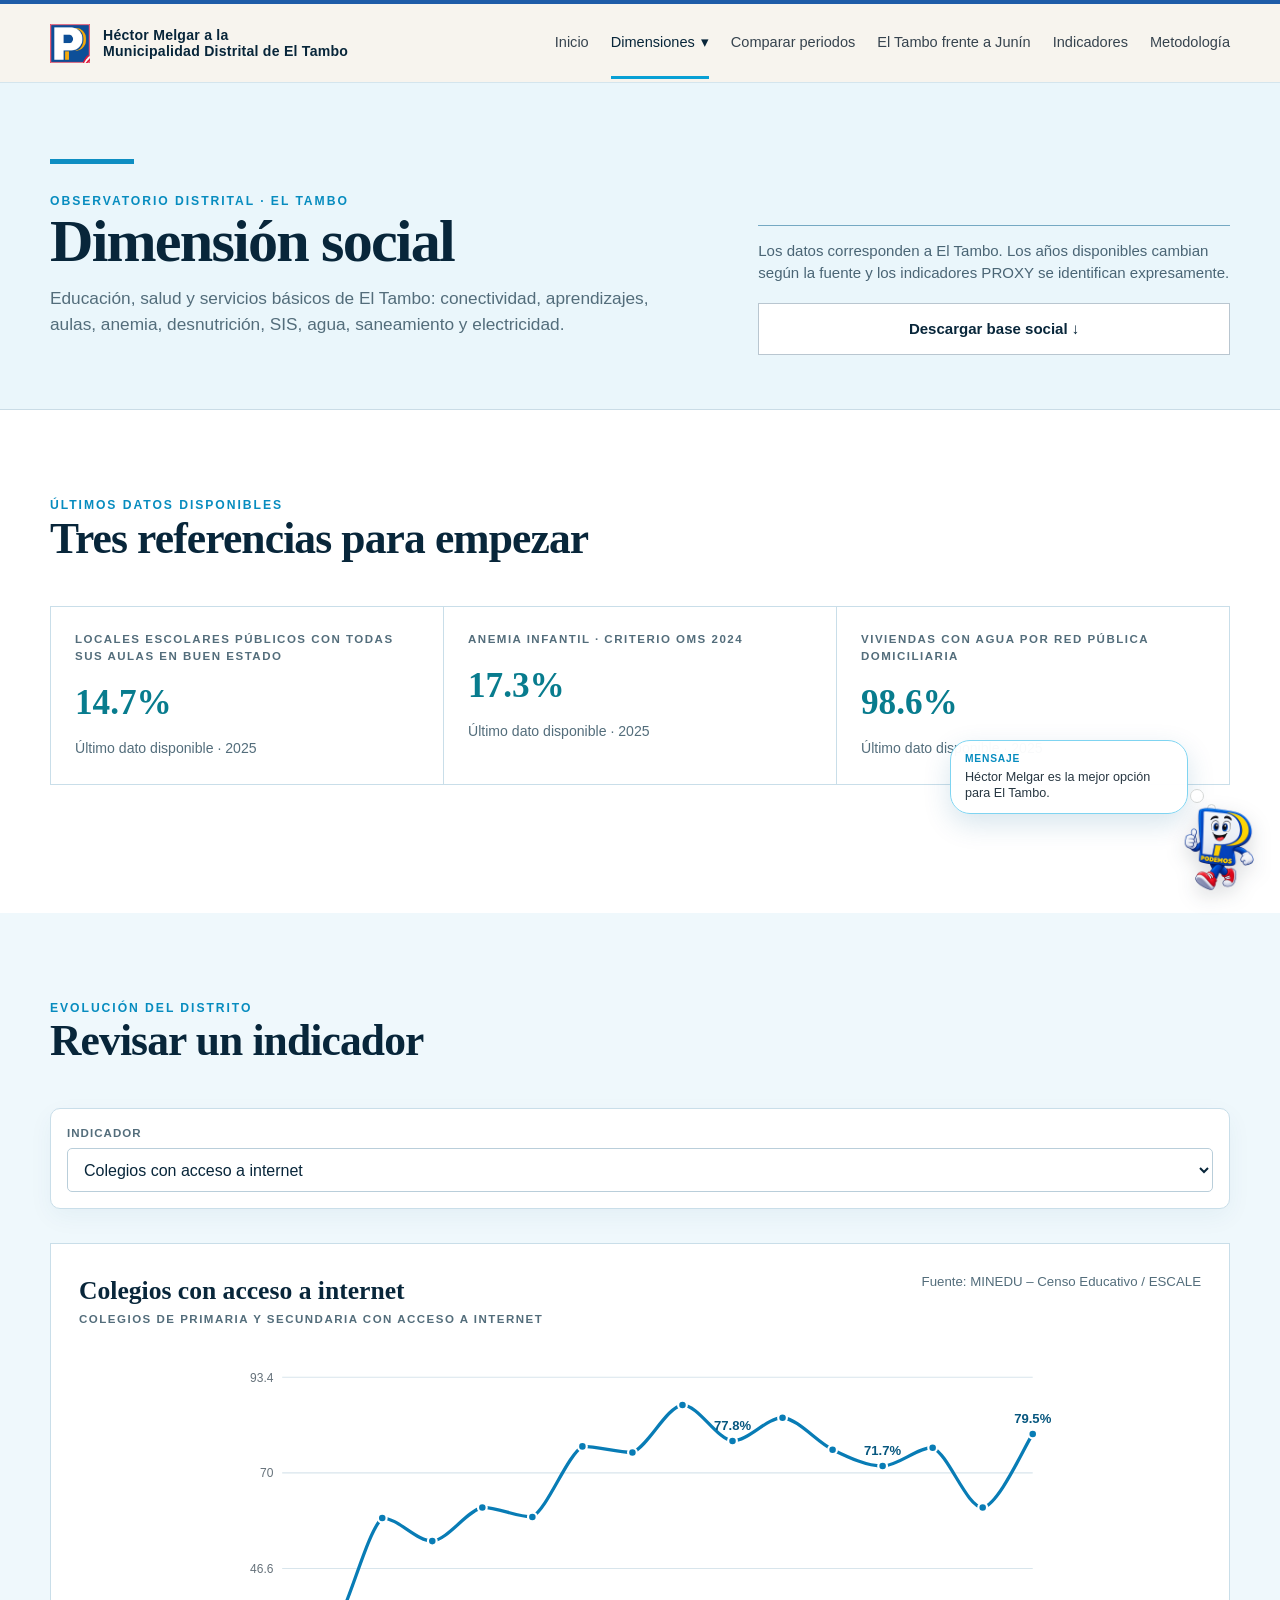
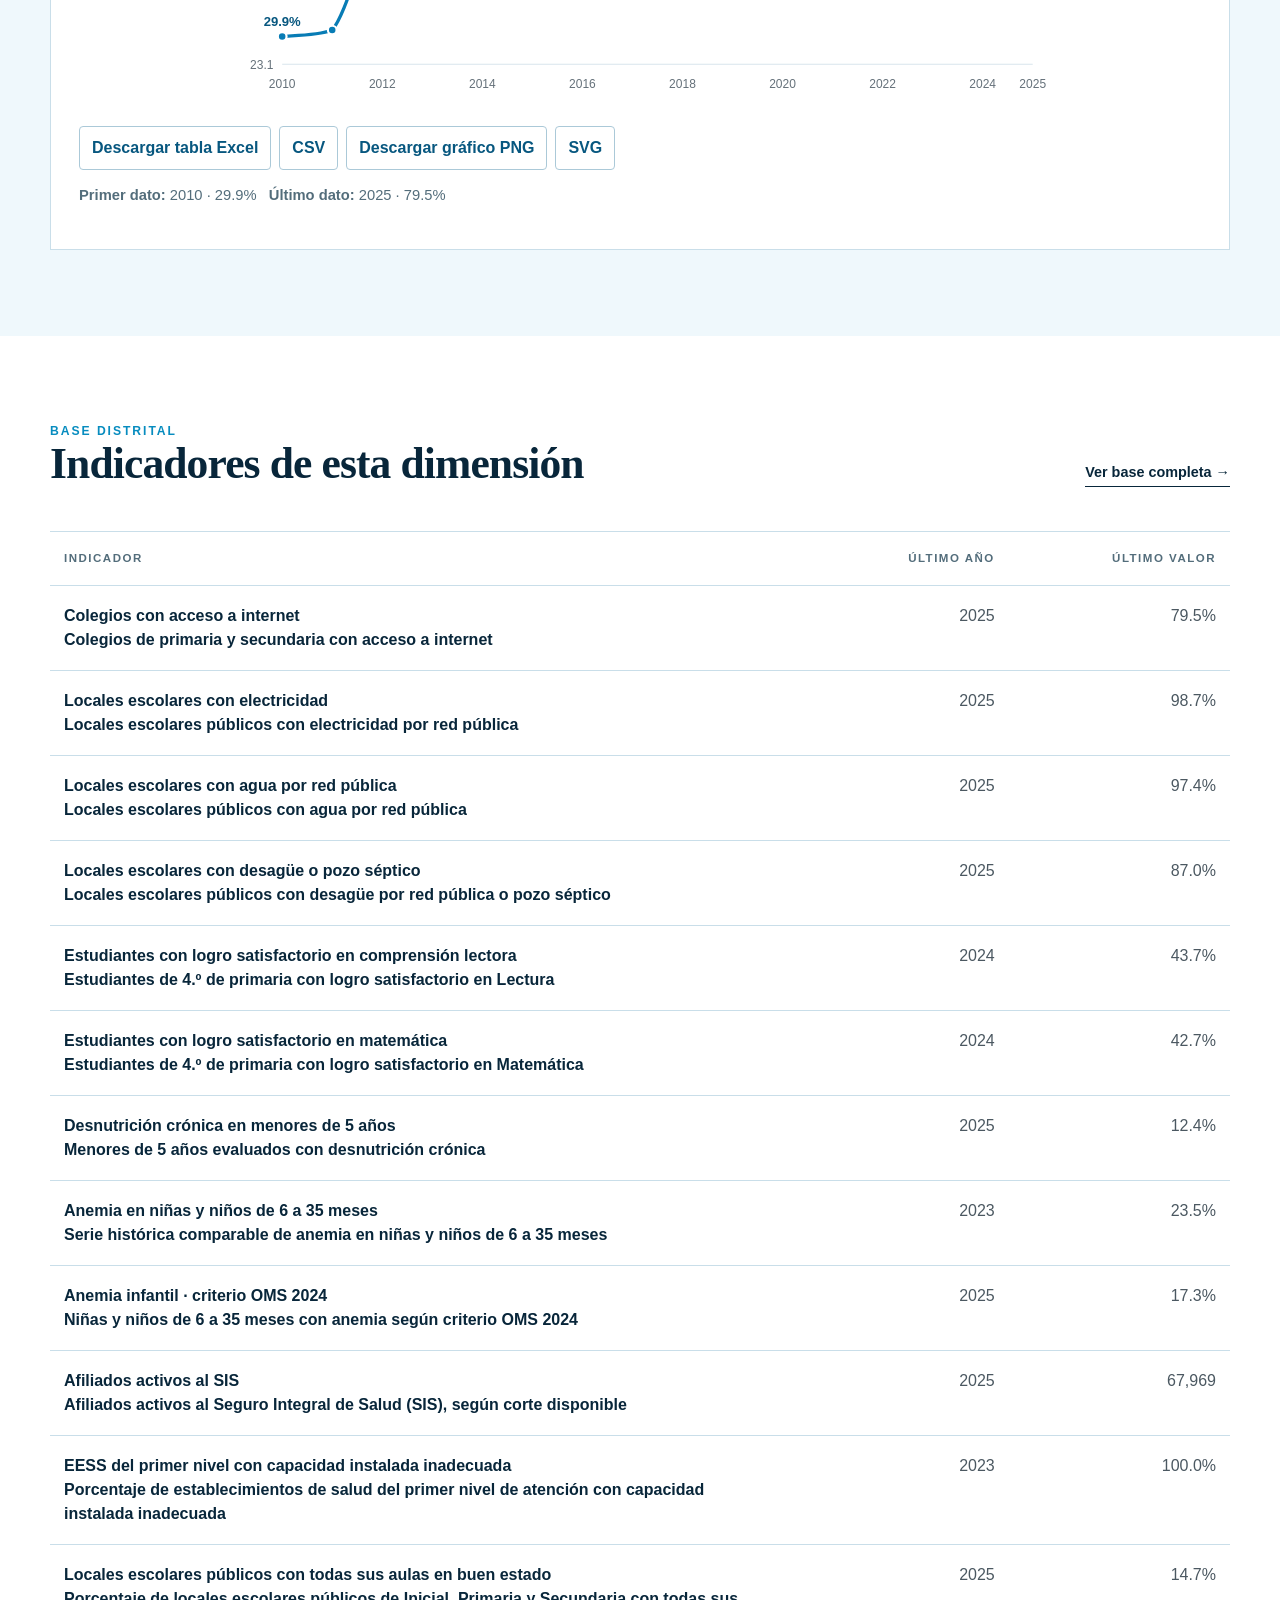
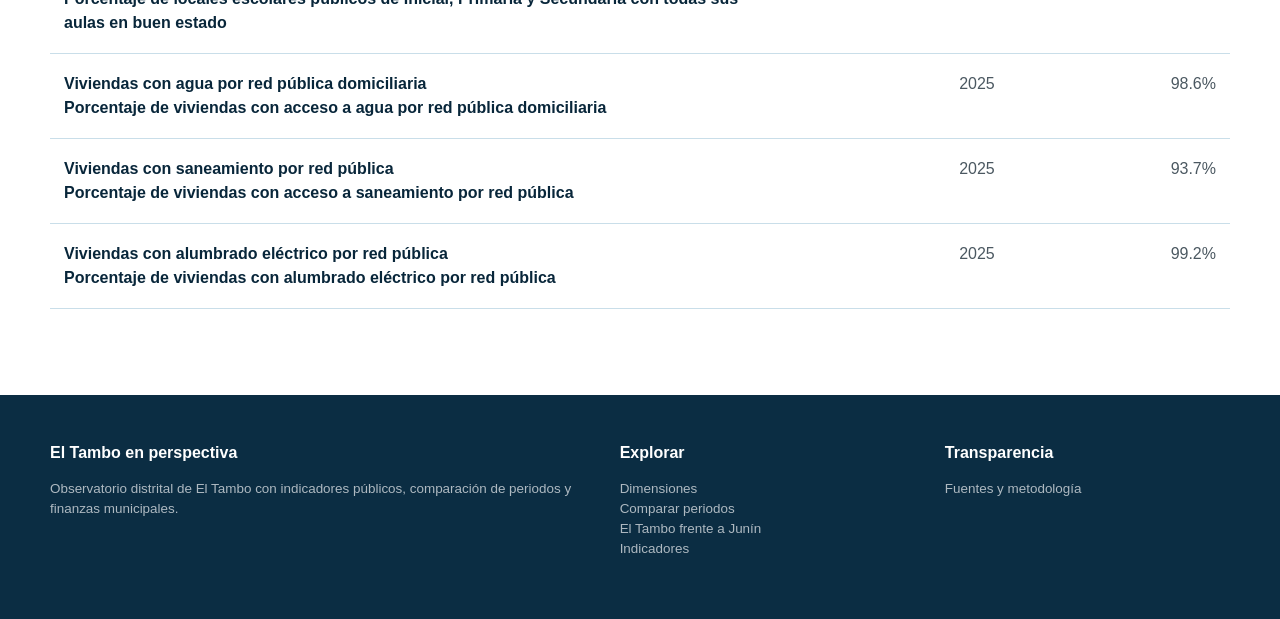
<file: social.html>
<!doctype html><html lang="es"><head><meta charset="utf-8"><meta http-equiv="Cache-Control" content="no-cache, no-store, must-revalidate"><meta http-equiv="Pragma" content="no-cache"><meta http-equiv="Expires" content="0"><meta name="viewport" content="width=device-width,initial-scale=1"><title>Dimensión social | El Tambo en perspectiva</title><link rel="stylesheet" href="styles.css?v=20260816-db1"><link rel="icon" href="assets/favicon.ico"><link rel="icon" type="image/png" href="assets/favicon.png"></head><body data-page="social" data-dimension="social"><div data-header></div>
<section class="page-hero"><div class="container"><div id="dimAccent" style="height:5px;width:84px;margin-bottom:28px"></div><div class="grid"><div><div class="kicker">Observatorio distrital · El Tambo</div><h1 class="h1" id="dimName"></h1><p class="section-lead" id="dimDesc"></p></div><div class="side-note">Los datos corresponden a El Tambo. Los años disponibles cambian según la fuente y los indicadores PROXY se identifican expresamente.<button class="db-download-btn" type="button" data-download-dimension="Social">Descargar base social ↓</button></div></div></div></section>
<section class="section white"><div class="container"><div class="section-head"><div><div class="kicker">Últimos datos disponibles</div><h2 class="h2">Tres referencias para empezar</h2></div></div><div class="dim-summary" id="dimSummary"></div></div></section>
<section class="section"><div class="container"><div class="section-head"><div><div class="kicker">Evolución del distrito</div><h2 class="h2">Revisar un indicador</h2></div></div><div class="toolbar"><div class="field"><label>Indicador</label><select id="indicatorSelect"></select></div></div><div class="chart-shell"><div class="chart-title"><div><h3 id="chartName"></h3><div class="eyebrow" id="chartTech"></div></div><div class="chart-meta" id="chartSource"></div></div><div class="chart" id="chart"></div><p id="chartRead" class="section-lead" style="font-size:.92rem"></p></div></div></section>
<section class="section white"><div class="container"><div class="section-head"><div><div class="kicker">Base distrital</div><h2 class="h2">Indicadores de esta dimensión</h2></div><a class="more" href="datos.html">Ver base completa →</a></div><div class="indicator-index" id="indicatorIndex"></div></div></section>
<div data-footer></div><script src="data.js?v=20260816-eltambo-v3"></script><script src="vendor/react.min.js"></script><script src="vendor/react-dom.min.js"></script><script src="vendor/jszip.min.js"></script><script src="common.js?v=20260816-smooth-v1"></script><script src="dimension.js?v=20260816-eltambo-v3"></script><script>window.DB_DOWNLOAD_CONFIG={"site": "El Tambo en perspectiva", "scope": "El Tambo", "level": "distrital"};</script><script src="database-download.js?v=20260816-db1"></script></body></html>
</file>
<file: styles.css>
:root{
  --ink:#14202b;
  --muted:#66717a;
  --paper:#f4f1ea;
  --white:#ffffff;
  --line:#d9d6cf;
  --navy:#17324a;
  --navy-2:#234c6d;
  --green:#2f6c58;
  --orange:#b96832;
  --rust:#8e4b2d;
  --social:#245f87;
  --economic:#8b5c2e;
  --environment:#3d7058;
  --institution:#624d73;
  --good:#1f6b4f;
  --bad:#9b3d39;
  --shadow:0 18px 50px rgba(20,32,43,.10);
}
*{box-sizing:border-box}
html{scroll-behavior:smooth}
body{margin:0;font-family:"Segoe UI",Aptos,Arial,sans-serif;background:var(--paper);color:var(--ink);line-height:1.5}
a{color:inherit;text-decoration:none}
button,select,input{font:inherit}
.container{width:min(1180px,calc(100% - 48px));margin:0 auto}
.kicker{font-size:.76rem;letter-spacing:.16em;text-transform:uppercase;font-weight:800;color:var(--orange)}
.eyebrow{font-size:.72rem;letter-spacing:.13em;text-transform:uppercase;font-weight:750;color:var(--muted)}
.display{font-family:Georgia,"Times New Roman",serif;font-size:clamp(2.5rem,5.7vw,5.5rem);line-height:.98;letter-spacing:-.035em;margin:0}
.h1{font-family:Georgia,"Times New Roman",serif;font-size:clamp(2.2rem,4.7vw,4.35rem);line-height:1.03;letter-spacing:-.03em;margin:0}
.h2{font-family:Georgia,"Times New Roman",serif;font-size:clamp(1.8rem,3.4vw,3rem);line-height:1.08;letter-spacing:-.02em;margin:0}
.lead{font-size:1.16rem;color:#dfe8ef;max-width:680px}
.section-lead{font-size:1.08rem;color:var(--muted);max-width:760px;margin-top:14px}

/* navigation */
.site-header{position:sticky;top:0;z-index:50;background:rgba(244,241,234,.94);backdrop-filter:blur(14px);border-bottom:1px solid rgba(20,32,43,.10)}
.nav-wrap{height:72px;display:flex;align-items:center;justify-content:space-between;gap:28px}
.brand{display:flex;align-items:center;gap:13px;font-weight:800;letter-spacing:.015em}
.brand-mark{width:34px;height:34px;border:1px solid var(--ink);display:grid;place-items:center;font-family:Georgia,serif;font-weight:700}
.brand-mark.brand-party{width:38px;height:38px;border:0;background:transparent;overflow:hidden;flex:0 0 38px}
.brand-mark.brand-party img{width:100%;height:100%;display:block;object-fit:contain}
.brand-text{font-size:.88rem;line-height:1.16;max-width:300px;display:block}
.nav-links{display:flex;gap:24px;align-items:center;font-size:.91rem;color:#36434e}
.nav-links a{padding:25px 0 22px;border-bottom:3px solid transparent}
.nav-links a:hover,.nav-links a.active{color:var(--ink);border-bottom-color:var(--orange)}
.nav-cta{border:1px solid var(--ink);padding:9px 13px!important;border-bottom:1px solid var(--ink)!important}
.menu-toggle{display:none;background:none;border:0;font-size:1.4rem}

/* hero */
.hero{min-height:84vh;position:relative;background-image:linear-gradient(90deg,rgba(8,20,30,.20) 0%,rgba(8,20,30,.24) 33%,rgba(8,20,30,.70) 64%,rgba(8,20,30,.86) 100%),url('assets/hero-eltambo.png');background-size:cover;background-position:center;display:flex;align-items:center;color:white;overflow:hidden}
.hero::after{content:"";position:absolute;inset:auto 0 0;height:120px;background:linear-gradient(transparent,rgba(8,20,30,.30))}
.hero-content{position:relative;z-index:2;margin-left:auto;width:min(650px,52%);padding:92px 0 128px}
.hero-content .kicker{color:#f0b184}
.hero-title{font-family:Georgia,"Times New Roman",serif;font-size:clamp(3rem,6.2vw,6.4rem);line-height:.92;letter-spacing:-.045em;margin:15px 0 24px;max-width:650px}
.hero-sub{font-size:1.08rem;max-width:590px;color:#e5edf3;margin-bottom:30px}
.hero-actions{display:flex;gap:12px;flex-wrap:wrap}
.btn{display:inline-flex;align-items:center;justify-content:center;gap:8px;padding:12px 17px;border:1px solid rgba(255,255,255,.75);font-weight:700;font-size:.92rem;transition:.2s}
.btn.primary{background:white;color:var(--ink);border-color:white}
.btn:hover{transform:translateY(-1px)}
.hero-metrics{position:absolute;left:0;right:0;bottom:0;z-index:3;border-top:1px solid rgba(255,255,255,.25);background:rgba(8,20,30,.58);backdrop-filter:blur(8px)}
.hero-metrics .container{display:grid;grid-template-columns:repeat(3,1fr)}
.hero-metric{padding:21px 28px;border-right:1px solid rgba(255,255,255,.20)}
.hero-metric:last-child{border-right:0}
.hero-metric strong{display:block;font-family:Georgia,serif;font-size:2.1rem;line-height:1;color:white}
.hero-metric span{font-size:.88rem;color:#d8e2e9}

/* pandemic timeline */
.context-strip{background:#172531;color:white;border-top:1px solid rgba(255,255,255,.08)}
.context-inner{display:grid;grid-template-columns:300px 1fr;gap:40px;align-items:center;padding:28px 0}
.context-copy strong{font-family:Georgia,serif;font-size:1.35rem;display:block;margin-bottom:4px}
.context-copy span{font-size:.91rem;color:#cbd5dc}
.yearline{display:grid;grid-template-columns:repeat(4,1fr);position:relative;padding-top:22px}
.yearline::before{content:"";position:absolute;left:0;right:0;top:12px;height:1px;background:#82909a}
.yearpoint{position:relative;text-align:center;font-weight:800;font-size:.9rem}
.yearpoint::before{content:"";position:absolute;width:9px;height:9px;border-radius:50%;background:white;top:-14px;left:50%;transform:translateX(-50%)}
.yearpoint small{display:block;font-weight:500;color:#c7d0d7;font-size:.72rem;margin-top:2px}

/* sections */
.section{padding:86px 0}
.section.white{background:var(--white)}
.section.dark{background:#142431;color:white}
.section-head{display:flex;align-items:flex-end;justify-content:space-between;gap:30px;margin-bottom:44px}
.section-head .more{font-size:.9rem;font-weight:800;border-bottom:1px solid currentColor;padding-bottom:2px;white-space:nowrap}

/* editorial results */
.results-grid{display:grid;grid-template-columns:repeat(3,1fr);border-top:1px solid var(--line);border-left:1px solid var(--line);background:white}
.result-item{padding:30px 30px 26px;border-right:1px solid var(--line);border-bottom:1px solid var(--line);min-height:310px;display:flex;flex-direction:column}
.result-item .result-number{font-family:Georgia,serif;font-size:3.2rem;line-height:1;color:var(--good);margin:18px 0 10px;letter-spacing:-.03em}
.result-item h3{font-family:Georgia,serif;font-size:1.42rem;line-height:1.15;margin:0 0 8px}
.result-item p{color:var(--muted);font-size:.91rem;margin:0 0 20px}
.spark{margin-top:auto;height:74px;width:100%}
.spark svg{width:100%;height:100%;overflow:visible}
.spark .pandemic{fill:rgba(185,104,50,.09)}
.spark .line{fill:none;stroke:var(--navy-2);stroke-width:2.3}
.spark .dot{fill:var(--navy-2)}
.spark .label{font-size:10px;fill:#7a858d}

/* dimensions */
.dim-grid{display:grid;grid-template-columns:1fr 1fr;border-top:1px solid #bfc3c0;border-left:1px solid #bfc3c0}
.dim-card{background:#f8f6f1;min-height:300px;padding:36px;border-right:1px solid #bfc3c0;border-bottom:1px solid #bfc3c0;display:grid;grid-template-columns:68px 1fr;gap:26px;transition:.2s}
.dim-card:hover{background:white;box-shadow:var(--shadow);position:relative;z-index:2}
.dim-no{font-family:Georgia,serif;font-size:3.4rem;color:#a8a49c;line-height:.9}
.dim-card h3{font-family:Georgia,serif;font-size:2.15rem;margin:0 0 8px}
.dim-card p{color:var(--muted);margin:0 0 24px;max-width:440px}
.dim-card .arrow{font-weight:800;font-size:.9rem}
.dim-card.social{border-top:5px solid var(--social)}
.dim-card.economic{border-top:5px solid var(--economic)}
.dim-card.environment{border-top:5px solid var(--environment)}
.dim-card.institution{border-top:5px solid var(--institution)}

/* split visual */
.split{display:grid;grid-template-columns:1.05fr .95fr;gap:64px;align-items:center}
.quote-stat{border-left:4px solid var(--orange);padding-left:24px;margin:28px 0}
.quote-stat strong{font-family:Georgia,serif;font-size:3.1rem;display:block;line-height:1}
.quote-stat span{color:var(--muted)}
.feature-list{border-top:1px solid var(--line)}
.feature-row{display:grid;grid-template-columns:130px 1fr;gap:24px;padding:18px 0;border-bottom:1px solid var(--line)}
.feature-row b{font-size:.84rem;text-transform:uppercase;letter-spacing:.07em;color:var(--muted)}

/* page hero */
.page-hero{padding:76px 0 54px;border-bottom:1px solid var(--line);background:#ece8df}
.page-hero .grid{display:grid;grid-template-columns:1.15fr .85fr;gap:70px;align-items:end}
.page-hero .side-note{border-top:1px solid var(--ink);padding-top:14px;color:#4e5a63;font-size:.94rem}

/* filters */
.toolbar{background:white;border:1px solid var(--line);padding:16px;display:flex;gap:12px;align-items:end;flex-wrap:wrap;margin:34px 0}
.field{display:flex;flex-direction:column;gap:6px;min-width:220px;flex:1}
.field label{font-size:.72rem;text-transform:uppercase;letter-spacing:.09em;font-weight:800;color:var(--muted)}
.field select,.field input{height:44px;border:1px solid #bec5c9;background:#fff;padding:0 12px;color:var(--ink);border-radius:0}

/* charts */
.chart-shell{background:white;border:1px solid var(--line);padding:28px}
.chart-title{display:flex;justify-content:space-between;gap:20px;align-items:start;margin-bottom:22px}
.chart-title h3{font-family:Georgia,serif;font-size:1.6rem;margin:0}
.chart-title .chart-meta{text-align:right;color:var(--muted);font-size:.83rem}
.chart{height:360px;width:100%;position:relative}
.chart svg{width:100%;height:100%;overflow:visible}
.axis{stroke:#b7bdc0;stroke-width:1}
.gridline{stroke:#e5e3dd;stroke-width:1}
.chart-line{fill:none;stroke:var(--navy-2);stroke-width:3}
.chart-line.secondary{stroke:#9aa3aa;stroke-width:2}
.chart-dot{fill:var(--navy-2);stroke:white;stroke-width:2}
.chart-dot.secondary{fill:#9aa3aa}
.chart-text{font-size:11px;fill:#65717a}
.chart-label{font-size:12px;fill:#37434c;font-weight:700}

.compare-kpis{display:grid;grid-template-columns:1fr 1fr;gap:18px;margin:24px 0}
.compare-kpi{background:white;border-top:4px solid var(--navy);padding:22px;border-right:1px solid var(--line);border-bottom:1px solid var(--line);border-left:1px solid var(--line)}
.compare-kpi .name{font-weight:800;margin-bottom:14px}
.compare-kpi .big{font-family:Georgia,serif;font-size:2.7rem;line-height:1}
.compare-kpi .small{color:var(--muted);font-size:.88rem;margin-top:6px}

/* dimension page */
.dim-summary{display:grid;grid-template-columns:1fr 1fr 1fr;gap:1px;background:var(--line);border:1px solid var(--line);margin:42px 0}
.dim-summary article{background:white;padding:24px;min-height:170px}
.dim-summary strong{font-family:Georgia,serif;font-size:2.2rem;display:block;margin:12px 0 6px;color:var(--good)}
.dim-summary span{color:var(--muted);font-size:.88rem}
.indicator-index{display:grid;grid-template-columns:1fr 2fr;border-top:1px solid var(--line)}
.indicator-row{display:contents}
.indicator-row>div{padding:17px 12px;border-bottom:1px solid var(--line)}
.indicator-row .idx-name{font-weight:700}
.indicator-row .idx-value{display:flex;justify-content:space-between;gap:20px;color:#4b5861}

/* Peru page */
.peru-layout{display:grid;grid-template-columns:.8fr 1.2fr;gap:48px;align-items:start}
.locator{background:white;border:1px solid var(--line);padding:22px;text-align:center;min-height:520px}
.locator img{width:min(100%,430px);max-height:500px;object-fit:contain}
.locator .credit{font-size:.72rem;color:var(--muted);text-align:left;margin-top:10px}
.rank-big{font-family:Georgia,serif;font-size:5rem;line-height:.95;color:var(--navy)}
.rank-big sup{font-family:"Segoe UI",sans-serif;font-size:1rem;color:var(--muted);font-weight:600}
.rank-scale{display:grid;grid-template-columns:repeat(25,1fr);gap:2px;margin:24px 0 10px}
.rank-scale span{height:13px;background:#d8d9d5}
.rank-scale span.active{background:var(--orange)}
.rank-scale span.better{background:#a8c4b8}

/* data explorer */
.data-list{background:white;border:1px solid var(--line)}
.data-row{display:grid;grid-template-columns:1.6fr .9fr .8fr .5fr;gap:16px;padding:16px 18px;border-bottom:1px solid var(--line);align-items:center}
.data-row:last-child{border-bottom:0}
.data-row.header{font-size:.72rem;text-transform:uppercase;letter-spacing:.08em;font-weight:800;color:var(--muted);background:#f2f0eb}
.data-row .technical{font-size:.82rem;color:var(--muted);margin-top:3px}
.pill{display:inline-block;border:1px solid #c8c9c5;padding:4px 8px;font-size:.73rem;font-weight:800;text-transform:uppercase;letter-spacing:.05em}

/* methodology */
.method-grid{display:grid;grid-template-columns:280px 1fr;gap:60px}
.method-nav{position:sticky;top:100px;align-self:start;border-top:1px solid var(--ink)}
.method-nav a{display:block;padding:12px 0;border-bottom:1px solid var(--line);font-size:.9rem}
.method-body h2{font-family:Georgia,serif;font-size:2.1rem;margin:48px 0 12px}
.method-body h2:first-child{margin-top:0}
.method-body p,.method-body li{color:#4f5a62}
.source-table{border-top:1px solid var(--line)}
.source-row{display:grid;grid-template-columns:160px 1fr;gap:18px;padding:14px 0;border-bottom:1px solid var(--line)}

.footer{background:#0f1b24;color:#c8d1d8;padding:46px 0}
.footer-grid{display:grid;grid-template-columns:1.3fr .7fr .7fr;gap:40px}
.footer strong{color:white}
.footer p,.footer a{font-size:.84rem;color:#aeb9c1}

@media(max-width:900px){
  .brand-text{max-width:240px;font-size:.82rem}
  .nav-links{display:none}.menu-toggle{display:block}.nav-links.open{display:flex;position:absolute;top:72px;left:0;right:0;background:var(--paper);padding:16px 24px;flex-direction:column;align-items:flex-start;border-bottom:1px solid var(--line)}
  .hero{background-position:44% center;min-height:760px}.hero-content{width:100%;margin:0;padding:90px 0 210px;background:linear-gradient(90deg,transparent,rgba(8,20,30,.25))}.hero-title{font-size:clamp(3rem,13vw,5rem)}
  .hero-metrics .container{grid-template-columns:1fr}.hero-metric{padding:13px 0;border-right:0;border-bottom:1px solid rgba(255,255,255,.14);display:flex;align-items:baseline;gap:12px}.hero-metric strong{font-size:1.55rem}
  .context-inner,.split,.page-hero .grid,.peru-layout,.method-grid{grid-template-columns:1fr}
  .results-grid{grid-template-columns:1fr 1fr}.dim-grid{grid-template-columns:1fr}.dim-summary{grid-template-columns:1fr}.method-nav{position:static}.footer-grid{grid-template-columns:1fr}
}
@media(max-width:620px){
  .brand-text{max-width:190px;font-size:.76rem;line-height:1.12}
  .container{width:min(100% - 28px,1180px)}
  .results-grid{grid-template-columns:1fr}.result-item{min-height:280px}.dim-card{grid-template-columns:50px 1fr;padding:26px}.dim-card h3{font-size:1.8rem}
  .section{padding:64px 0}.section-head{align-items:flex-start;flex-direction:column}.compare-kpis{grid-template-columns:1fr}.data-row{grid-template-columns:1fr}.data-row.header{display:none}.chart{height:300px}.page-hero{padding-top:54px}
}

/* Interacción de gráficos — conserva la estética original */
.chart{isolation:isolate}
.chart-hit{fill:transparent;pointer-events:all;cursor:crosshair}
.hover-guide{stroke:#7c858c;stroke-width:1;stroke-dasharray:3 4;opacity:0;pointer-events:none;transition:opacity .12s ease}
.hover-guide.show{opacity:.7}
.chart-dot{transition:r .12s ease,filter .12s ease}
.chart-dot.active{r:6;filter:drop-shadow(0 2px 4px rgba(20,32,43,.24))}
.chart-tooltip{position:absolute;z-index:9;min-width:210px;max-width:280px;background:rgba(31,34,35,.93);color:#fff;padding:10px 12px;box-shadow:0 10px 30px rgba(0,0,0,.18);font-size:.82rem;line-height:1.3;pointer-events:none;opacity:0;transform:translateY(3px);transition:opacity .1s ease,transform .1s ease}
.chart-tooltip.show{opacity:1;transform:translateY(0)}
.tooltip-year{font-weight:800;font-size:.92rem;margin-bottom:2px}
.tooltip-gestion{font-weight:700;color:#edf0f2;margin-bottom:8px}
.tooltip-row{display:flex;align-items:center;justify-content:space-between;gap:18px;padding-top:5px;border-top:1px solid rgba(255,255,255,.12)}
.tooltip-row span{display:flex;align-items:center;gap:7px;color:#e4e8eb}
.tooltip-row i{width:9px;height:9px;border:1px solid rgba(255,255,255,.5);background:var(--navy-2);display:inline-block}
.tooltip-row.secondary i{background:#9aa3aa}
.tooltip-row strong{white-space:nowrap}
.spark .dot{cursor:help}

/* Mapa departamental interactivo */
.locator.interactive-map-shell{position:relative;padding:18px;overflow:hidden}
.map-stage{position:relative;width:100%;min-height:470px;display:grid;place-items:center;background:#f8f7f3;border:1px solid #ebe8e1}
.map-stage svg{width:100%;height:470px;display:block;touch-action:none}
.map-layer path{fill:#dedbd3;stroke:#fff;stroke-width:1.15;vector-effect:non-scaling-stroke;cursor:pointer;transition:fill .14s ease,stroke .14s ease,opacity .14s ease}
.map-layer path:hover,.map-layer path.hover{fill:#b9c5cb}
.map-layer path.junin{fill:var(--orange);stroke:#fff;stroke-width:1.8}
.map-layer path.selected{stroke:var(--ink);stroke-width:2.2}
.map-layer path.junin.rank-good{fill:var(--green)}
.map-layer path.junin.rank-mid{fill:var(--orange)}
.map-layer path.junin.rank-low{fill:var(--rust)}
.map-toolbar{display:flex;gap:6px;position:absolute;top:30px;right:30px;z-index:5}
.map-toolbar button{width:34px;height:34px;border:1px solid #c7c8c4;background:rgba(255,255,255,.94);color:var(--ink);font-weight:800;cursor:pointer;box-shadow:0 3px 10px rgba(20,32,43,.08)}
.map-toolbar button:hover{background:white;border-color:#8f989e}
.map-tooltip{position:absolute;z-index:7;min-width:160px;max-width:245px;background:rgba(20,32,43,.94);color:#fff;padding:9px 11px;font-size:.8rem;line-height:1.25;pointer-events:none;opacity:0;transition:opacity .08s ease;text-align:left}
.map-tooltip.show{opacity:1}
.map-tooltip strong{font-size:.88rem;display:block;margin-bottom:4px}
.map-tooltip span{color:#dce4e9}
.map-loading{color:var(--muted);font-size:.86rem;padding:50px 20px;text-align:center}
.map-error{padding:36px 20px;text-align:center;color:var(--muted);font-size:.86rem}
.map-error img{display:block;width:min(100%,390px);max-height:410px;margin:0 auto 16px;object-fit:contain}
.map-status{display:flex;align-items:center;justify-content:space-between;gap:14px;padding:12px 2px 0;font-size:.78rem;color:var(--muted);text-align:left}
.map-status b{color:var(--ink)}
.locator .credit{border-top:1px solid var(--line);padding-top:10px}

@media(max-width:900px){
  .brand-text{max-width:240px;font-size:.82rem}
  .map-stage,.map-stage svg{min-height:430px;height:430px}
}
@media(max-width:620px){
  .brand-text{max-width:190px;font-size:.76rem;line-height:1.12}
  .chart-tooltip{min-width:190px;max-width:230px;font-size:.77rem}
  .map-stage,.map-stage svg{min-height:400px;height:400px}
  .map-toolbar{top:26px;right:26px}
}

/* Datos departamentales sobre el mapa: escala neutra, sin interpretar alto/bajo como bueno/malo */
.map-layer path.has-data.data-q1{fill:#dce7eb}
.map-layer path.has-data.data-q2{fill:#bfd3db}
.map-layer path.has-data.data-q3{fill:#93b4c2}
.map-layer path.has-data.data-q4{fill:#628fa2}
.map-layer path.has-data.data-q5{fill:#315f74}
.map-layer path.has-data:hover,.map-layer path.has-data.hover{stroke:#24323a;stroke-width:2;filter:brightness(.96)}
.map-layer path.junin.has-data{stroke:var(--orange);stroke-width:3}
.map-layer path.junin.has-data.selected{stroke:var(--ink);stroke-width:3}
.map-legend{display:none;position:static;z-index:5;width:100%;margin:10px 0 0;padding:10px 12px;background:#fbfaf7;border:1px solid #ddd9d1;box-shadow:none;font-size:.68rem;color:var(--muted);text-align:left}
.map-legend.show{display:grid;grid-template-columns:145px minmax(120px,1fr) 135px;column-gap:12px;row-gap:3px;align-items:center}
.legend-title{display:block;font-weight:800;color:var(--ink);margin:0;grid-column:1;grid-row:1 / 3}
.legend-gradient{display:grid;grid-template-columns:repeat(5,1fr);height:8px;margin:0;grid-column:2;grid-row:1}
.legend-gradient i:nth-child(1){background:#dce7eb}.legend-gradient i:nth-child(2){background:#bfd3db}.legend-gradient i:nth-child(3){background:#93b4c2}.legend-gradient i:nth-child(4){background:#628fa2}.legend-gradient i:nth-child(5){background:#315f74}
.legend-ends{display:flex;justify-content:space-between;font-size:.58rem;font-weight:600;margin:0;grid-column:2;grid-row:2}.legend-ends b{font-weight:600}
.legend-nodata{display:flex;align-items:center;gap:6px;grid-column:3;grid-row:1 / 3;justify-self:end}.legend-nodata i{display:inline-block;width:10px;height:10px;background:#dedbd3;border:1px solid #fff}
@media(max-width:620px){.map-legend.show{display:block}.legend-title{margin-bottom:7px}.legend-gradient{margin-bottom:4px}.legend-ends{margin-bottom:7px}.legend-nodata{justify-content:flex-start}}

#dimensiones{scroll-margin-top:82px}


/* Identificación visual de gestiones en los gráficos */
.gestion-label{font-size:9.5px;font-weight:700}
.gestion-band line{vector-effect:non-scaling-stroke}
/* V4: conserva el diseño original; mejoras funcionales */
.nav-dropdown{position:relative;display:flex;align-items:center}.nav-dropbtn{appearance:none;border:0;background:transparent;color:inherit;font:inherit;padding:24px 10px;cursor:pointer}.nav-menu{position:absolute;top:100%;left:0;min-width:230px;background:#fff;border:1px solid #dde2e6;box-shadow:0 14px 36px rgba(20,35,48,.16);z-index:1000;padding:8px}.nav-menu a{display:block!important;padding:11px 12px!important;border:0!important;white-space:nowrap}.nav-menu a:hover{background:#f4f1ec}.proxy-badge{display:inline-flex;align-items:center;padding:2px 7px;margin-left:7px;border:1px solid #bd8b55;border-radius:999px;font:700 10px/1.4 Arial,sans-serif;letter-spacing:.08em;color:#8b5c2e;vertical-align:middle}.download-actions{display:flex;gap:8px;flex-wrap:wrap;margin:16px 0 4px}.download-actions button{border:1px solid #cbd2d8;background:#fff;color:#17324a;padding:9px 12px;font-weight:700;cursor:pointer}.download-actions button:hover{border-color:#17324a;background:#f6f7f8}.finance-tabs,.subtabs{display:flex;gap:8px;flex-wrap:wrap;margin-bottom:18px}.finance-tabs button,.subtabs button{border:1px solid #c8d0d6;background:#fff;padding:11px 15px;font-weight:700;color:#17324a;cursor:pointer}.finance-tabs button.active,.subtabs button.active{background:#17324a;color:#fff;border-color:#17324a}.finance-select{max-width:520px;margin:10px 0 20px}.finance-head{display:flex;justify-content:space-between;gap:20px;align-items:end;margin:22px 0 10px}.finance-head h3{font-family:Georgia,serif;font-size:2rem;margin:.25rem 0}.finance-chart{background:#fff;border:1px solid #e1e5e8;padding:12px}.finance-svg{display:block;width:100%;height:auto}.table-wrap{overflow:auto;margin-top:18px}.finance-table{width:100%;border-collapse:collapse;font-size:.88rem;background:#fff}.finance-table th,.finance-table td{padding:10px 12px;border-bottom:1px solid #e7eaed;text-align:right;white-space:nowrap}.finance-table th{background:#17324a;color:#fff;position:sticky;top:0}.finance-table th:nth-child(-n+2),.finance-table td:nth-child(-n+2){text-align:left}.chart{position:relative}.chart-tooltip{pointer-events:none}
@media(max-width:760px){.nav-dropdown{display:block}.nav-dropbtn{width:100%;text-align:left;padding:12px 0}.nav-menu{position:static;box-shadow:none;border:0;padding-left:12px}.finance-head{display:block}}


/* ===== Ajustes V5: misma estética original, navegación y legibilidad ===== */
.site-header{position:sticky;top:0;z-index:1200;background:rgba(247,244,238,.98);backdrop-filter:blur(10px)}
.nav-wrap{height:78px;position:relative}
.nav-links{gap:22px;white-space:nowrap}
.nav-dropdown{position:relative;display:flex;align-items:stretch}
.nav-dropbtn{appearance:none;border:0;border-bottom:3px solid transparent;background:transparent;color:#36434e;font:inherit;padding:25px 2px 22px;cursor:pointer;display:flex;gap:6px;align-items:center}
.nav-dropdown.active .nav-dropbtn,.nav-dropdown.open .nav-dropbtn,.nav-dropbtn:hover{color:var(--ink);border-bottom-color:var(--orange)}
.nav-menu{display:none;position:absolute;top:calc(100% - 1px);left:-14px;min-width:238px;background:#fff;border:1px solid #d8dde1;box-shadow:0 16px 38px rgba(20,35,48,.17);z-index:1400;padding:8px}
.nav-dropdown.open .nav-menu{display:block}
.nav-menu a{display:block!important;padding:11px 12px!important;border:0!important;white-space:nowrap;color:#36434e}
.nav-menu a:hover{background:#f4f1ec;color:var(--ink)}
/* Baja ligeramente la composición de la foto sin cambiar la portada original */
.hero{background-position:center 35%}
#finanzasPublicas{scroll-margin-top:86px}
.summary-link{cursor:pointer;transition:background .18s ease}
.summary-link:hover{background:#f8f6f1}
/* Tabla de indicadores: nombre, 2019 y 2022 como tres columnas realmente equilibradas */
.indicator-index{display:grid;grid-template-columns:minmax(470px,2.5fr) minmax(150px,.75fr) minmax(150px,.75fr);border-top:1px solid var(--line)}
.indicator-row{display:contents}
.indicator-row>div{padding:18px 14px;border-bottom:1px solid var(--line)}
.indicator-row .idx-name{font-weight:700;padding-right:42px}
.indicator-row .idx-year{text-align:right;color:#4b5861;font-variant-numeric:tabular-nums;padding-left:28px}
.indicator-head .idx-year,.indicator-head .idx-name{color:var(--muted);font-weight:800}
/* Catálogo */
.data-row-link{transition:background .16s ease}.data-row-link:hover{background:#faf8f4}
.finance-catalog-row{border-left:4px solid var(--institution)}
.consulta-badge{display:inline-flex;margin-left:8px;padding:2px 7px;border-radius:999px;background:#17324a;color:#fff;font:700 10px/1.4 Arial,sans-serif;letter-spacing:.07em;vertical-align:middle}
/* Finanzas: hover por año y descarga limpia */
.finance-chart{position:relative;overflow:visible}
.finance-year-hit{fill:transparent;pointer-events:all;cursor:crosshair}
.finance-hover-guide{stroke:#7c858c;stroke-width:1;stroke-dasharray:3 4;opacity:0;pointer-events:none}
.finance-hover-guide.show{opacity:.72}
.finance-tooltip{position:absolute;z-index:20;display:none;width:250px;background:#102435;color:#fff;padding:12px 14px;box-shadow:0 10px 28px rgba(0,0,0,.20);font-size:.82rem;pointer-events:none;text-align:left}
.finance-tooltip.show{display:block}
.finance-tooltip .tooltip-year{font-family:Georgia,serif;font-weight:700;font-size:1.25rem;line-height:1.1}
.finance-tooltip .tooltip-gestion{color:#d4dee5;font-size:.75rem;margin:3px 0 9px}
.finance-tooltip .tooltip-row{display:flex;justify-content:space-between;gap:14px;padding:3px 0}
.finance-tooltip .tooltip-row span{color:#dce5eb}.finance-tooltip .tooltip-row strong{font-variant-numeric:tabular-nums}
.finance-tooltip i{display:inline-block;width:8px;height:8px;border-radius:50%;margin-right:6px}
@media(max-width:1100px){.nav-links{gap:15px;font-size:.86rem}.brand-text{max-width:250px}.indicator-index{grid-template-columns:minmax(360px,2fr) minmax(125px,.7fr) minmax(125px,.7fr)}}
@media(max-width:900px){
 .nav-wrap{height:72px}.nav-links.open{top:72px;z-index:1300}
 .nav-dropdown{display:block;width:100%}.nav-dropbtn{width:100%;text-align:left;padding:12px 0;justify-content:space-between}.nav-dropdown.active .nav-dropbtn,.nav-dropdown.open .nav-dropbtn{border-bottom-color:transparent}
 .nav-menu{position:static;display:none;box-shadow:none;border:0;border-left:2px solid var(--orange);padding:2px 0 2px 12px;margin-bottom:6px}.nav-dropdown.open .nav-menu{display:block}
 .hero{background-position:42% 30%}
 .indicator-index{grid-template-columns:minmax(280px,1.8fr) minmax(100px,.7fr) minmax(100px,.7fr);overflow-x:auto}
 .indicator-row .idx-name{padding-right:20px}.indicator-row .idx-year{padding-left:16px}
}


/* ===== Ajustes V6: Dimensiones clicable + Finanzas Públicas visible ===== */
html{scroll-behavior:smooth}
#dimensiones{scroll-margin-top:86px}
.nav-dropbtn{text-decoration:none}
.finance-explorer{margin-top:28px}
.finance-overview{display:grid;grid-template-columns:repeat(3,minmax(0,1fr));gap:1px;background:#d9dde0;border:1px solid #d9dde0;margin:20px 0 24px}
.finance-overview-card{background:#fff;padding:18px 20px;min-height:104px}
.finance-overview-card span{display:block;color:#66727c;font-size:.75rem;font-weight:800;letter-spacing:.07em;text-transform:uppercase;margin-bottom:8px}
.finance-overview-card strong{display:block;color:#17324a;font-family:Georgia,serif;font-size:1.55rem;line-height:1.15}
.finance-overview-card small{display:block;color:#66727c;margin-top:5px}
.finance-tabs{margin-top:4px}
.finance-tabs button{min-width:190px}
.finance-empty{padding:24px;border:1px solid #e1e5e8;background:#fff;color:#66727c}
@media(max-width:760px){.finance-overview{grid-template-columns:1fr}.finance-tabs button{width:100%;min-width:0}}


/* ===== Ajustes V7: subentornos institucionales + descargas por indicador ===== */
#queQuieresVer{scroll-margin-top:90px}
.institution-choice-section{background:#f4f1ea}
.institution-choice-grid{display:grid;grid-template-columns:1fr 1fr;border:1px solid #cfd2d0;background:#cfd2d0;gap:1px}
.institution-choice-card{appearance:none;border:0;background:#fbfaf7;color:var(--ink);text-align:left;padding:34px 34px 32px;min-height:300px;display:grid;grid-template-columns:64px 1fr;gap:22px;cursor:pointer;position:relative;transition:transform .18s ease,box-shadow .18s ease,background .18s ease}
.institution-choice-card::before{content:"";position:absolute;left:0;right:0;top:0;height:5px;background:var(--navy)}
.institution-choice-card.finance::before{background:var(--institution)}
.institution-choice-card:hover,.institution-choice-card.active{background:#fff;box-shadow:0 16px 40px rgba(20,32,43,.10);z-index:2;transform:translateY(-2px)}
.institution-choice-card.active{outline:2px solid rgba(98,77,115,.20);outline-offset:-2px}
.institution-choice-no{font-family:Georgia,serif;font-size:3.1rem;line-height:1;color:#aaa69e;padding-top:4px}
.institution-choice-card h3{font-family:Georgia,serif;font-size:2.05rem;line-height:1.05;margin:8px 0 12px}
.institution-choice-card p{color:var(--muted);max-width:470px;margin:0 0 28px}
.institution-choice-action{font-weight:800;font-size:.9rem;border-bottom:1px solid transparent;padding-bottom:3px}
.institution-choice-card:hover .institution-choice-action{border-bottom-color:currentColor}
.institution-environment{scroll-margin-top:86px;border-top:1px solid var(--line)}
.institution-environment[hidden]{display:none!important}
.environment-heading{display:flex;align-items:end;justify-content:space-between;gap:28px;margin-bottom:32px}
.environment-back{appearance:none;border:1px solid #bcc4c9;background:#fff;color:var(--ink);padding:10px 13px;font-weight:700;cursor:pointer;white-space:nowrap}
.environment-back:hover{border-color:var(--ink);background:#faf9f6}
.security-summary{display:grid;grid-template-columns:minmax(0,1fr);max-width:520px;margin:10px 0 26px;border:1px solid var(--line);background:#fff}
.security-summary article{padding:22px 24px}
.security-summary strong{display:block;font-family:Georgia,serif;font-size:2rem;color:var(--good);margin:8px 0 4px}
.security-summary span{color:var(--muted);font-size:.9rem}
.institution-index-head{margin-top:58px;margin-bottom:20px}
.institution-subtitle{font-family:Georgia,serif;font-size:2rem;line-height:1.08;margin:4px 0 0}

/* Catálogo de indicadores: fuente + acción de descarga */
.data-row{grid-template-columns:minmax(300px,1.6fr) minmax(150px,.72fr) minmax(150px,.72fr) minmax(170px,.78fr) minmax(132px,.45fr)}
.catalog-action{display:flex;justify-content:flex-end;align-items:center}
.catalog-download,.catalog-open{appearance:none;border:1px solid #bdc6cc;background:#fff;color:#17324a;padding:9px 11px;font-size:.8rem;font-weight:800;cursor:pointer;white-space:nowrap;text-align:center}
.catalog-download:hover,.catalog-open:hover{border-color:#17324a;background:#f6f7f8}
.catalog-title-link:hover{text-decoration:underline;text-underline-offset:3px}
.finance-catalog-row{background:#fbfaf7}

@media(max-width:980px){
 .institution-choice-grid{grid-template-columns:1fr}
 .institution-choice-card{min-height:0}
 .data-row{grid-template-columns:minmax(250px,1.5fr) minmax(125px,.7fr) minmax(135px,.7fr) minmax(150px,.7fr) minmax(120px,.45fr);overflow-x:auto}
}
@media(max-width:760px){
 .institution-choice-card{grid-template-columns:48px 1fr;padding:28px 24px}.institution-choice-no{font-size:2.45rem}.institution-choice-card h3{font-size:1.7rem}
 .environment-heading{align-items:flex-start;flex-direction:column}.environment-back{width:100%}
 .data-row{grid-template-columns:1fr}.data-row.header{display:none}.catalog-action{justify-content:flex-start}.catalog-download,.catalog-open{width:100%}
}


/* ===== Ajustes V8: Finanzas amplias + descarga visible + mascota ===== */
/* El catálogo usa cinco columnas reales; la descarga queda siempre al lado de Fuente. */
.data-row{
  grid-template-columns:minmax(360px,2.15fr) minmax(135px,.78fr) minmax(145px,.72fr) minmax(190px,1fr) minmax(150px,.70fr);
  column-gap:22px;
}
.data-row.header>div:last-child{text-align:center}
.catalog-action{justify-content:center}
.catalog-download,.catalog-open{min-width:128px}

/* Finanzas Públicas tiene su propio entorno: aprovechamos casi todo el ancho disponible. */
.finance-container{width:min(1460px,calc(100% - 48px));margin:0 auto}
#finanzasPublicas{padding-left:0;padding-right:0}
#finanzasPublicas .finance-explorer{width:100%}
#finanzasPublicas .finance-chart{
  height:auto!important;
  min-height:0!important;
  overflow:visible;
  padding:18px 20px 10px;
}
#finanzasPublicas .finance-svg{width:100%;height:auto;min-height:420px}
#finanzasPublicas .table-wrap{margin-top:22px}
#finanzasPublicas .download-actions{margin:18px 0 8px}
#finanzasPublicas .finance-table{font-size:.9rem}
#finanzasPublicas .finance-table th,#finanzasPublicas .finance-table td{padding:11px 14px}

/* Mascota discreta y persistente en todas las páginas. */
.mascot-widget{
  position:fixed;
  right:10px;
  bottom:8px;
  left:auto;
  top:auto;
  z-index:1160;
  width:330px;
  height:156px;
  pointer-events:none;
  opacity:1;
  transition:opacity .2s ease,transform .2s ease;
}
.mascot-widget.is-dragging{transition:none}
.mascot-widget.is-hiding{opacity:0;transform:translateY(12px)}
.mascot-character-wrap{
  position:absolute;
  right:0;
  left:auto;
  bottom:0;
  width:104px;
  height:118px;
  pointer-events:auto;
  cursor:grab;
}
.mascot-widget.is-dragging .mascot-character-wrap{cursor:grabbing}
.mascot-character{
  position:absolute;
  left:0;
  bottom:0;
  width:102px;
  height:auto;
  display:block;
  filter:drop-shadow(0 7px 10px rgba(20,32,43,.18));
  user-select:none;
  -webkit-user-drag:none;
}
.mascot-close{
  position:absolute;
  top:-3px;
  right:-2px;
  width:25px;
  height:25px;
  border:1px solid rgba(23,50,74,.20);
  border-radius:50%;
  background:rgba(255,255,255,.96);
  color:#17324a;
  font:800 18px/21px Arial,sans-serif;
  cursor:pointer;
  opacity:0;
  transform:scale(.86);
  transition:opacity .15s ease,transform .15s ease,background .15s ease;
  box-shadow:0 4px 12px rgba(20,32,43,.12);
  pointer-events:auto;
}
.mascot-character-wrap:hover .mascot-close,.mascot-close:focus-visible{opacity:1;transform:scale(1)}
.mascot-close:hover{background:#17324a;color:#fff}
.mascot-thought{
  position:absolute;
  right:82px;
  left:auto;
  bottom:78px;
  width:238px;
  min-height:64px;
  padding:12px 14px 11px;
  border:1px solid #d5d8d7;
  border-radius:20px;
  background:rgba(255,255,255,.97);
  color:#273641;
  box-shadow:0 8px 24px rgba(20,32,43,.11);
  font-size:.79rem;
  line-height:1.32;
  pointer-events:none;
}
.mascot-thought::before,.mascot-thought::after{
  content:"";
  position:absolute;
  border-radius:50%;
  background:#fff;
  border:1px solid #d5d8d7;
}
.mascot-thought::before{right:-17px;bottom:10px;width:12px;height:12px}
.mascot-thought::after{right:-29px;bottom:0;width:7px;height:7px}
.mascot-thought-label{
  display:block;
  margin-bottom:4px;
  color:#b85f23;
  font-size:.64rem;
  line-height:1.15;
  text-transform:uppercase;
  letter-spacing:.08em;
  font-weight:800;
}
.mascot-thought-text{display:block;transition:opacity .15s ease}
.mascot-thought-text.is-changing{opacity:.18}

@media(max-width:1100px){
  .data-row{grid-template-columns:minmax(310px,1.75fr) minmax(125px,.72fr) minmax(135px,.68fr) minmax(165px,.9fr) minmax(135px,.62fr);column-gap:16px}
  .finance-container{width:min(100% - 32px,1360px)}
}
@media(max-width:760px){
  .data-row{grid-template-columns:1fr}.catalog-action{justify-content:flex-start}.catalog-download,.catalog-open{width:100%;min-width:0}
  .finance-container{width:min(100% - 24px,1360px)}
  #finanzasPublicas .finance-svg{min-height:330px}
  .mascot-widget{right:5px;left:auto;bottom:4px;width:244px;height:126px}
  .mascot-character-wrap{width:76px;height:91px}
  .mascot-character{width:75px}
  .mascot-thought{right:62px;left:auto;bottom:61px;width:174px;min-height:54px;padding:9px 11px;border-radius:16px;font-size:.68rem}
  .mascot-thought-label{font-size:.56rem}
  .mascot-close{top:-1px;right:-1px;width:23px;height:23px;font-size:16px;line-height:19px}
}
@media(hover:none){.mascot-close{opacity:.68;transform:scale(.92)}}

/* EL TAMBO V2 */
@media (min-width:1100px){.brand-text{white-space:nowrap}.brand{min-width:430px}.nav-wrap{gap:22px}.nav-links{gap:22px}}
.eltambo-hero{background-position:center center}
.source-mini{font-size:.78rem;color:#607080;margin-top:14px}
.text-timeline{display:grid;border:1px solid var(--line);background:#fff}.text-timeline-row{display:grid;grid-template-columns:110px 1fr;gap:20px;padding:16px 18px;border-bottom:1px solid var(--line);align-items:center}.text-timeline-row:last-child{border-bottom:0}.text-timeline-row b{font-family:Georgia,serif;font-size:1.05rem}.text-timeline-row span{font-size:1rem}.data-row{grid-template-columns:minmax(300px,2.2fr) minmax(135px,.8fr) minmax(110px,.7fr) minmax(130px,.8fr) minmax(190px,1.1fr) minmax(110px,.65fr)}.data-row.header{grid-template-columns:minmax(300px,2.2fr) minmax(135px,.8fr) minmax(110px,.7fr) minmax(130px,.8fr) minmax(190px,1.1fr) minmax(110px,.65fr)}
.finance-container{width:min(1540px,96vw);max-width:none}.finance-chart{height:auto;min-height:500px}.finance-svg{width:100%;min-width:1050px}.table-wrap{overflow-x:auto}.finance-table{min-width:1050px}
@media(max-width:900px){.brand{min-width:0}.brand-text{white-space:normal}.data-row{grid-template-columns:1fr}.data-row.header{display:none}.finance-svg{min-width:900px}.finance-chart{overflow-x:auto}}
/* Podemos Perú · El Tambo */
.eltambo-hero{background-position:center center}.eltambo-hero .kicker{color:#7fd8ff}.site-header{border-top:4px solid #139edc}.nav-links a:hover,.nav-links a.active{border-bottom-color:#139edc}.proxy-badge{background:#e5f6ff;color:#0a6d9b;border-color:#83cce9}


/* =====================================================
   COMAS V5 · Podemos Perú · rediseño frío/azul
   ===================================================== */
:root{
 --ink:#0E2C3F;--muted:#5C7080;--paper:#F2F8FB;--white:#FFF;--line:#CADCE6;
 --navy:#07577F;--navy-2:#087CB5;--green:#15859A;--orange:#009FD9;--rust:#087CB5;
 --social:#0787C1;--economic:#376FA3;--environment:#168E93;--institution:#526DB3;
 --good:#087CB5;--bad:#A34747;--shadow:0 18px 50px rgba(7,87,127,.12)
}
body{background:var(--paper)}
.site-header{background:rgba(255,255,255,.96);border-bottom:1px solid #D4E4EC}
.nav-links a:hover,.nav-links a.active{border-bottom-color:#00A6E6;color:#07577F}
.brand-mark.brand-party{width:40px;height:40px;flex-basis:40px}
.kicker{color:#008EC7}
.page-hero{background:linear-gradient(135deg,#F7FCFF 0%,#E5F4FA 100%);border-bottom-color:#CADCE6}
.page-hero .side-note{border-top-color:#75A9C3;color:#4A6575}
.section.white{background:#FFF}.toolbar{border-radius:10px;box-shadow:0 8px 24px rgba(7,87,127,.05)}
.field select,.field input{border-color:#B9CEDA;background:#FFF;border-radius:5px}
.chart-shell,.data-list,.indicator-index,.finance-overview-card,.finance-chart,.table-wrap{border-color:#CEDDE5}
.chart-line{stroke:#087CB5}.chart-dot{fill:#087CB5}.chart-label{fill:#07577F}.gridline{stroke:#D8E5EC}
.compare-kpi{border-radius:8px;box-shadow:0 8px 22px rgba(7,87,127,.05)}
.compare-kpi .name{font-family:Georgia,"Times New Roman",serif;font-size:1.25rem;color:#0E2C3F;margin-bottom:8px}
.compare-period{font-size:.72rem;letter-spacing:.13em;text-transform:uppercase;color:#668190;font-weight:800;margin-bottom:7px}
.data-row.header{background:#EAF4F9;color:#496777}.data-row{background:#FFF}.data-row:hover:not(.header){background:#F7FCFE}
.pill{border-color:#AED1E2;color:#07577F;background:#EFF9FD}
.proxy-badge{background:#E7F5FB;color:#087CB5;border-color:#9ED2E7}
.catalog-download,.catalog-open,.download-actions button,.environment-back{border-color:#ABC9D8;background:#FFF;color:#07577F;border-radius:4px}
.catalog-download:hover,.catalog-open:hover,.download-actions button:hover,.environment-back:hover{background:#E7F6FC;border-color:#6AB9D9}
.finance-tabs button.active,.subtabs button.active{background:#07577F;color:white;border-color:#07577F}.finance-tabs button,.subtabs button{border-color:#B6CEDA}
.institution-choice-card{border-radius:10px}.institution-choice-card:hover{box-shadow:0 12px 32px rgba(7,87,127,.10)}
.footer{background:#0B2D43}.footer a:hover{color:#6DD1F3}
.mascot-thought{border-color:#A9D9EA;box-shadow:0 10px 28px rgba(0,96,140,.16)}
.mascot-thought-label{color:#008FC8}
/* cool hero preserving campaign image */
.eltambo-hero{background-image:linear-gradient(90deg,rgba(3,31,49,.05) 0%,rgba(3,31,49,.16) 36%,rgba(4,39,61,.68) 66%,rgba(3,29,47,.90) 100%),url('assets/hero-eltambo.png');background-position:center center}
.eltambo-hero .hero-content .kicker{color:#70D7F6}.eltambo-hero .btn.primary{color:#07577F}.hero-metrics{background:rgba(4,37,57,.70)}
.dim-card{background:#F8FCFE}.dim-card:hover{background:#FFF}.dim-card.social{border-top-color:#00A6E6}.dim-card.economic{border-top-color:#397CAD}.dim-card.environment{border-top-color:#1B9499}.dim-card.institution{border-top-color:#526DB3}
/* District map */
.territory-toolbar{display:grid;grid-template-columns:minmax(260px,1.3fr) 180px minmax(260px,1fr);gap:14px;align-items:end;background:#FFF;border:1px solid var(--line);padding:18px;border-radius:10px;margin-bottom:24px}
.map-source{font-size:.86rem;color:var(--muted);align-self:center;padding-top:18px;text-align:right}
.district-map-layout{display:grid;grid-template-columns:minmax(0,1fr) 280px;gap:22px;align-items:start}
.district-map-card{position:relative;background:#FFF;border:1px solid var(--line);border-radius:12px;padding:22px;box-shadow:0 15px 40px rgba(7,87,127,.07)}
.map-title-row{display:flex;justify-content:space-between;align-items:flex-start;gap:20px;margin-bottom:12px}.map-title-row h2{font-family:Georgia,serif;font-size:1.7rem;margin:3px 0 0}
.map-legend{display:flex;gap:12px;align-items:center;flex-wrap:wrap;font-size:.76rem;color:var(--muted);justify-content:flex-end}.map-legend span{display:inline-flex;align-items:center;gap:6px}.map-legend i{width:14px;height:14px;border:1px solid #B7CAD4;display:inline-block}
.district-map-wrap{position:relative;min-height:620px;background:linear-gradient(180deg,#F9FDFF,#EDF7FB);border:1px solid #D4E4EC;border-radius:10px;overflow:hidden}.junin-district-svg{width:100%;height:620px;display:block}.district-shape{stroke:#7895A4;stroke-width:.62;stroke-linejoin:round;stroke-linecap:round;vector-effect:non-scaling-stroke;cursor:pointer;transition:filter .12s,stroke-width .12s,opacity .16s}.district-shape:hover{filter:brightness(.9);stroke:#0B4B6E;stroke-width:1.7;opacity:1!important}.district-shape.is-eltambo{stroke:#003C5C;stroke-width:2.5;opacity:1!important}.province-boundary{fill:none;stroke:#315D70;stroke-width:2.25;stroke-linejoin:round;stroke-linecap:round;vector-effect:non-scaling-stroke;pointer-events:none}.province-label{font-family:Arial,sans-serif;font-size:11px;font-weight:800;letter-spacing:.05em;fill:#274D60;paint-order:stroke;stroke:#fff;stroke-width:3px;stroke-linejoin:round;pointer-events:none}
.district-map-tip{position:absolute;display:none;z-index:10;background:#0B2D43;color:#FFF;padding:10px 12px;border-radius:8px;box-shadow:0 10px 28px rgba(0,0,0,.2);pointer-events:none;min-width:150px}.district-map-tip.show{display:grid;gap:1px}.district-map-tip b{font-size:.92rem}.district-map-tip span{font-size:.72rem;color:#BFD8E6}.district-map-tip strong{font-family:Georgia,serif;font-size:1.25rem;color:#7ADAF7;margin-top:4px}
.map-loading{height:620px;display:grid;place-items:center;color:var(--muted)}.map-error{padding:40px;text-align:center}.eltambo-side-card{background:#07577F;color:#FFF;border-radius:12px;padding:24px;position:sticky;top:96px;box-shadow:0 15px 40px rgba(7,87,127,.16)}.eltambo-side-card .kicker{color:#83DCF8}.eltambo-side-card h3{font-family:Georgia,serif;font-size:2.5rem;margin:12px 0 8px}.eltambo-side-card p{color:#D7ECF5}.eltambo-ranking{border-top:1px solid rgba(255,255,255,.22);padding-top:14px;margin-top:18px;font-size:.8rem;color:#C2DEE9}
@media(max-width:900px){.territory-toolbar,.district-map-layout{grid-template-columns:1fr}.map-source{text-align:left;padding-top:0}.eltambo-side-card{position:relative;top:auto}.district-map-wrap,.junin-district-svg,.map-loading{height:500px;min-height:500px}.nav-links{background:#FFF}}


/* ===== COMAS V6 · Podemos Perú ===== */
:root{
  --ink:#08263A;--muted:#536D7B;--paper:#EFF8FC;--white:#FFFFFF;--line:#C9DEE9;
  --navy:#07577F;--navy-2:#087DB5;--green:#16808C;--orange:#08A0D5;--rust:#136C97;
  --social:#0E8EC2;--economic:#126FA3;--environment:#188A95;--institution:#345FAE;
  --good:#087C8E;--bad:#A64444;--shadow:0 18px 50px rgba(3,70,106,.10)
}
body{background:var(--paper)}
.site-header{background:rgba(255,255,255,.96);border-bottom-color:#D4E5ED}
.nav-links a:hover,.nav-links a.active{border-bottom-color:#09A5DA;color:#06476A}
.kicker{color:#078CBF}.cool-hero{background:#E7F5FB}.page-hero{background:#EAF6FB}
.section.white{background:#FFF}.toolbar,.chart-shell,.data-list,.indicator-index,.territory-toolbar{border-color:#C9DEE9}
.compare-kpi{background:#FFF;border-color:#C9DEE9;box-shadow:0 12px 30px rgba(4,73,107,.06)}
.compare-kpi .name{font-family:Georgia,serif;font-size:1.15rem;font-weight:700;color:#063C5A}.compare-kpi .compare-period{color:#557280;margin-top:3px}
.finance-tabs button.active,.subtabs button.active{background:#07577F;color:#FFF;border-color:#07577F}
.proxy-badge,.consulta-badge{border-color:#49BEE7;color:#07577F;background:#EAF8FD}
.mascot-thought{border-color:#7FD4F1}.mascot-thought-label{color:#078CBF}
.map-fallback{min-height:620px;padding:28px;display:flex;flex-direction:column;gap:20px;background:linear-gradient(180deg,#F9FDFF,#EDF7FB)}
.map-fallback>div:first-child{display:grid;gap:4px;color:#536D7B}.map-fallback>div:first-child b{color:#08263A}
.map-fallback-grid{display:grid;grid-template-columns:repeat(4,minmax(0,1fr));gap:8px;overflow:auto;max-height:520px}
.map-fallback-item{background:#FFF;border:1px solid #D1E5EE;border-radius:8px;padding:9px;display:grid;gap:2px}.map-fallback-item span{font-weight:700;font-size:.82rem}.map-fallback-item small{color:#69808C;font-size:.66rem}.map-fallback-item strong{color:#086F9B;font-size:.9rem}.map-fallback-item.is-eltambo{border:2px solid #00A6E6;background:#E8F9FF}
@media(max-width:900px){.map-fallback-grid{grid-template-columns:repeat(2,minmax(0,1fr))}}

.province-guide{display:grid;grid-template-columns:auto 1fr;gap:8px 14px;align-items:center;margin:0 0 16px;padding:12px 14px;background:#fff;border:1px solid var(--line);border-radius:10px}.province-guide .eyebrow{white-space:nowrap}.province-chips{display:flex;flex-wrap:wrap;gap:6px}.province-chip{border:1px solid #BFD3DD;background:#F6FBFD;color:#31566A;padding:5px 9px;border-radius:999px;font-size:.7rem;font-weight:700;cursor:pointer}.province-chip:hover,.province-chip.active{background:#0A83BA;color:#fff;border-color:#0A83BA}.geometry-source{grid-column:1/-1;font-size:.7rem;color:var(--muted);padding-top:2px}.map-downloads{margin-top:14px}.map-downloads button{background:#fff}.province-label{user-select:none}
@media(max-width:760px){.province-guide{grid-template-columns:1fr}.province-chips{max-height:96px;overflow:auto}}
\n/* ===== COMAS V2 · PODEMOS PERÚ ===== */
:root{--ink:#14243a;--muted:#667483;--paper:#f5f2eb;--white:#fff;--line:#d9d6cf;--navy:#113b70;--navy-2:#1c568e;--orange:#d69b19;--social:#1e679e;--economic:#8a6428;--environment:#3f765f;--institution:#525883;--good:#236b57;--bad:#a34741}
.site-header{border-top:4px solid #1e5ca8;background:rgba(247,244,238,.96)}.nav-links a:hover,.nav-links a.active{border-bottom-color:#d89f20}.eltambo-hero{background-image:linear-gradient(90deg,rgba(7,26,48,.10) 0%,rgba(7,26,48,.18) 36%,rgba(7,30,58,.67) 66%,rgba(6,25,50,.91) 100%),url('assets/hero-eltambo.png');background-position:center center}.eltambo-hero .hero-content .kicker{color:#ffd05d}.eltambo-hero .btn.primary{color:#103b70}.hero-metrics{background:rgba(8,37,70,.72)}
.cool-hero,.eltambo-page-hero{background:linear-gradient(180deg,#eef6fc,#f5f2eb)}.province-chip.active{background:#164fa3;color:white;border-color:#164fa3}.district-shape.is-focus,.district-shape.is-eltambo,.district-shape.is-eltambo{stroke:#0b3970!important;stroke-width:2.6!important;opacity:1!important}.focus-side-card,.eltambo-side-card{background:#103f78;color:#fff;border-radius:12px;padding:24px;position:sticky;top:96px;box-shadow:0 15px 40px rgba(16,63,120,.18)}.focus-side-card .kicker,.eltambo-side-card .kicker{color:#ffd15b}.focus-side-card h3,.eltambo-side-card h3{font-family:Georgia,serif;font-size:2.5rem;margin:12px 0 8px}.focus-side-card p,.eltambo-side-card p{color:#e4eef9}.focus-ranking{border-top:1px solid rgba(255,255,255,.22);padding-top:14px;margin-top:18px;font-size:.8rem;color:#d8e7f7}.map-fallback-item.is-focus,.map-fallback-item.is-eltambo{border:2px solid #164fa3;background:#eef5ff}
@media(max-width:900px){.focus-side-card,.eltambo-side-card{position:relative;top:auto}}


/* FINANZAS PUBLICAS - EXPLORADOR POR AÑO Y VARIABLE */
.finance-title-row{display:flex;align-items:center;gap:18px;flex-wrap:wrap}
.finance-title-row .h2{margin:0}
.finance-general-download{border:1px solid var(--line,#ccd5dd);background:#fff;color:var(--ink,#17324a);padding:11px 15px;font-weight:800;cursor:pointer;font:inherit}
.finance-general-download:hover{background:var(--ink,#17324a);color:#fff}
.finance-control-row{display:grid;grid-template-columns:minmax(220px,320px) minmax(220px,320px);gap:14px;align-items:end;margin:22px 0 18px;padding:16px;border:1px solid var(--line,#d7dde1);background:#fff}
.finance-control-row .field{margin:0}.finance-control-row label{display:block;font-size:.72rem;font-weight:800;letter-spacing:.08em;text-transform:uppercase;margin-bottom:7px;color:var(--muted,#5c6a75)}
.finance-control-row select{width:100%;padding:11px 12px;border:1px solid #bfcbd4;background:#fff;font:inherit}
.finance-control-note{font-size:.9rem;color:var(--muted,#5c6a75);padding-bottom:10px}
.finance-overview{grid-template-columns:repeat(4,minmax(0,1fr))}
.finance-category-grid{display:grid;grid-template-columns:repeat(3,minmax(0,1fr));gap:10px;margin:0 0 18px}
.finance-category-card{border:1px solid var(--line,#d7dde1);background:#fff;padding:14px 15px;min-height:102px;display:flex;flex-direction:column;justify-content:space-between}
.finance-category-card span{font-size:.76rem;text-transform:uppercase;letter-spacing:.055em;font-weight:800;color:var(--muted,#5d6973);line-height:1.3}
.finance-category-card strong{font-family:Georgia,'Times New Roman',serif;font-size:1.45rem;color:var(--ink,#17324a);margin:8px 0}
.finance-category-card small{color:var(--muted,#6b7780)}
.finance-explain{margin:0 0 16px;color:var(--muted,#5d6973);font-size:.93rem;max-width:900px}
.finance-bars-svg{min-width:860px}
.finance-category-chart{overflow:auto}
@media(max-width:900px){.finance-control-row{grid-template-columns:1fr}.finance-category-grid{grid-template-columns:1fr 1fr}.finance-overview{grid-template-columns:1fr 1fr}}
@media(max-width:600px){.finance-category-grid,.finance-overview{grid-template-columns:1fr}.finance-title-row{align-items:flex-start}.finance-general-download{width:100%}}

.finance-panel-body{display:block;width:100%}


/* Descargas de bases de datos */
.db-download-section{border-top:1px solid var(--line);border-bottom:1px solid var(--line)}
.db-download-box{display:flex;align-items:center;justify-content:space-between;gap:40px;padding:34px 38px;border:1px solid var(--line);background:var(--white);box-shadow:var(--shadow)}
.db-download-box .h2{margin-bottom:8px}
.db-download-box .section-lead{max-width:760px;margin-bottom:0}
.db-download-btn{appearance:none;border:1px solid #b9c6d0;background:#fff;color:var(--ink);font:inherit;font-weight:800;padding:14px 18px;cursor:pointer;white-space:nowrap;transition:.18s ease}
.db-download-btn:hover{transform:translateY(-1px);border-color:var(--ink);box-shadow:0 8px 20px rgba(20,32,43,.08)}
.db-download-btn.primary{background:var(--navy);border-color:var(--navy);color:#fff}
.dimension-download-wrap{margin-top:18px;display:flex;justify-content:flex-start}
.side-note .db-download-btn{margin-top:18px;width:100%;white-space:normal;text-align:center}
@media(max-width:820px){.db-download-box{flex-direction:column;align-items:flex-start;padding:26px}.db-download-box .db-download-btn{width:100%;white-space:normal}.side-note .db-download-btn{width:100%}}
</file>
